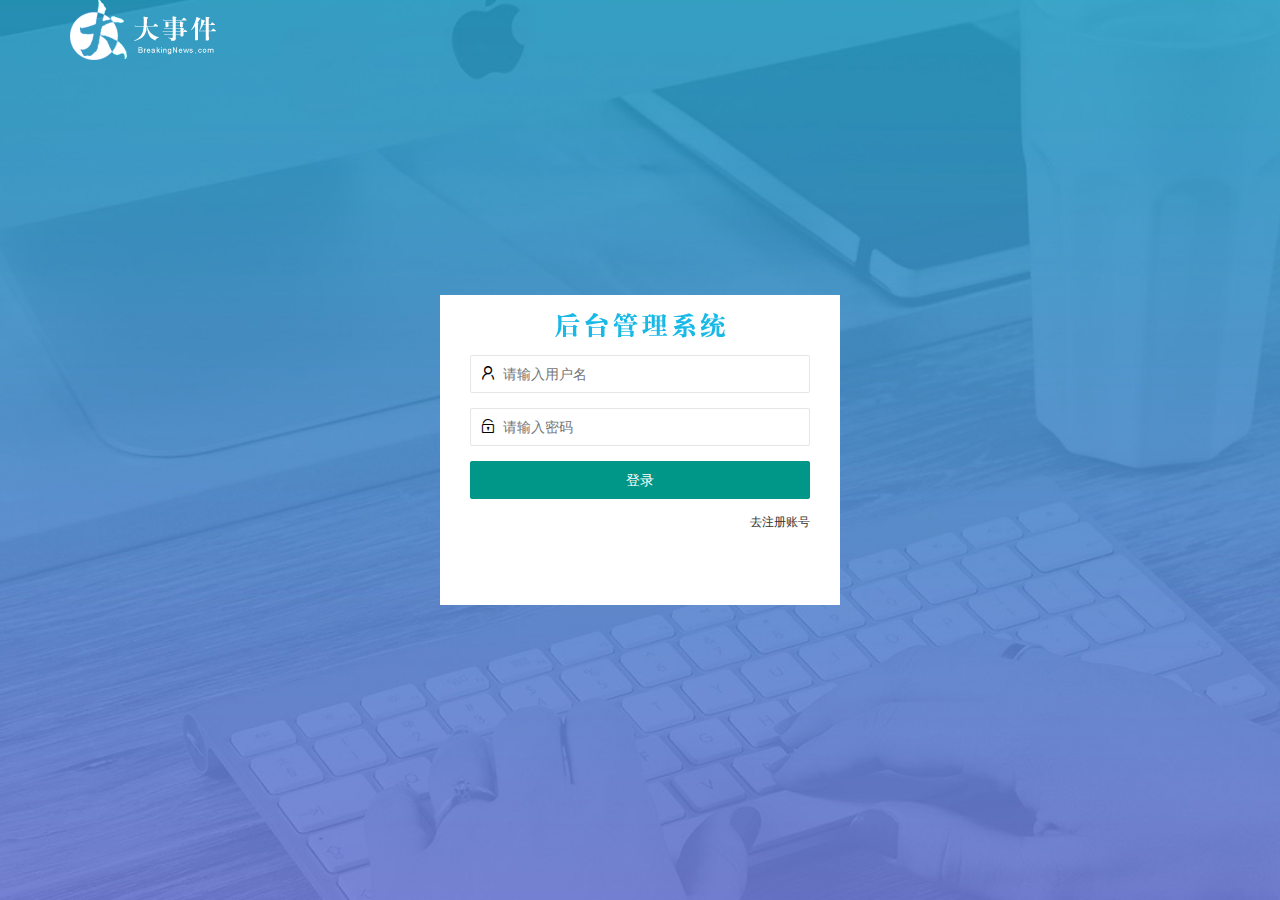
<file: login.html>
<!DOCTYPE html>
<html lang="en">
<head>
    <meta charset="UTF-8">
    <meta name="viewport" content="width=device-width, initial-scale=1.0">
    <title>大事件-登录/注册</title>
    <!-- 导入layui的样式 -->
    <link rel="stylesheet" href="/assets/lib/layui/css/layui.css">
      <!-- 导入自己的样式 -->
    <link rel="stylesheet" href="/assets/css/login.css">
  
</head>
<body>
    <div class="layui-main">
        <img src="/assets/images/logo.png" alt="/">
    </div>
    <div class="loginAndRegBox">
        <div class="title-box"></div>
        <div class="login_box">
            <form class="layui-form" id="form_login">
                <!-- 用户名 -->
                <div class="layui-form-item">
                    <i class="layui-icon layui-icon-username"></i>
                    <input type="text" name="username" required  lay-verify="required|username" 
                    placeholder="请输入用户名" autocomplete="off" class="layui-input">
                </div>
                <!-- 密码 -->
                <div class="layui-form-item">
                    <i class="layui-icon layui-icon-password"></i>
                    <input type="text" name="password" required  lay-verify="required|pwd" 
                    placeholder="请输入密码" autocomplete="off" class="layui-input">
                </div>
                <!-- 按钮 -->
                <div class="layui-form-item">
                    <button class="layui-btn layui-btn-fluid" lay-submit lay-filter="formDemo">登录</button>
                </div>
                <!-- 登录div -->
                <div class="layui-form-item links">
                    <a href="javascript:;" id="link_reg">去注册账号</a><!-- 防止跳转 -->
                </div>
            </form>
        </div>
        <!-- 注册div -->
        <div class="reg_box layui-form-item">
            <form class="layui-form" id="form_reg">
                <!-- 用户名 -->
                <div class="layui-form-item">
                    <i class="layui-icon layui-icon-username"></i>
                    <input type="text" name="username" required  lay-verify="required|username" 
                    placeholder="请输入用户名" autocomplete="off" class="layui-input">
                </div>
                <!-- 密码 -->
                <div class="layui-form-item">
                    <i class="layui-icon layui-icon-password"></i>
                    <input type="text" name="password" required  lay-verify="required|pwd" 
                    placeholder="请输入密码" autocomplete="off" class="layui-input">
                </div>
                 <!-- 确认密码 -->
                 <div class="layui-form-item">
                    <i class="layui-icon layui-icon-password"></i>
                    <input type="text" name="repassword" required  lay-verify="required|pwd|repwd" 
                    placeholder="再次确认密码" autocomplete="off" class="layui-input">
                </div>
                <!-- 注册按钮 -->
                <div class="layui-form-item">
                    <button class="layui-btn layui-btn-fluid" lay-submit lay-filter="formDemo">注册</button>
                </div>
                <!-- 登录div -->
                <div class="layui-form-item links">
                    <a href="javascript:;" id="link_login">去登录</a><!-- 防止跳转 -->
                </div>
            </form>
            
        </div>
    </div>
    <!-- 导入jquery -->
    <script src="/assets/lib/jquery.js"></script>
    <!-- 导入自己的封装的baseAPI.js -->
    <script src="/assets/js/baseAPI.js"></script>
    <!-- 导入layui的javascript -->
    <script src="/assets/lib/layui/layui.all.js"></script>
    <!-- 导入自己的javascript -->
    <script src="/assets/js/login.js"></script>
</body>
</html>
</file>
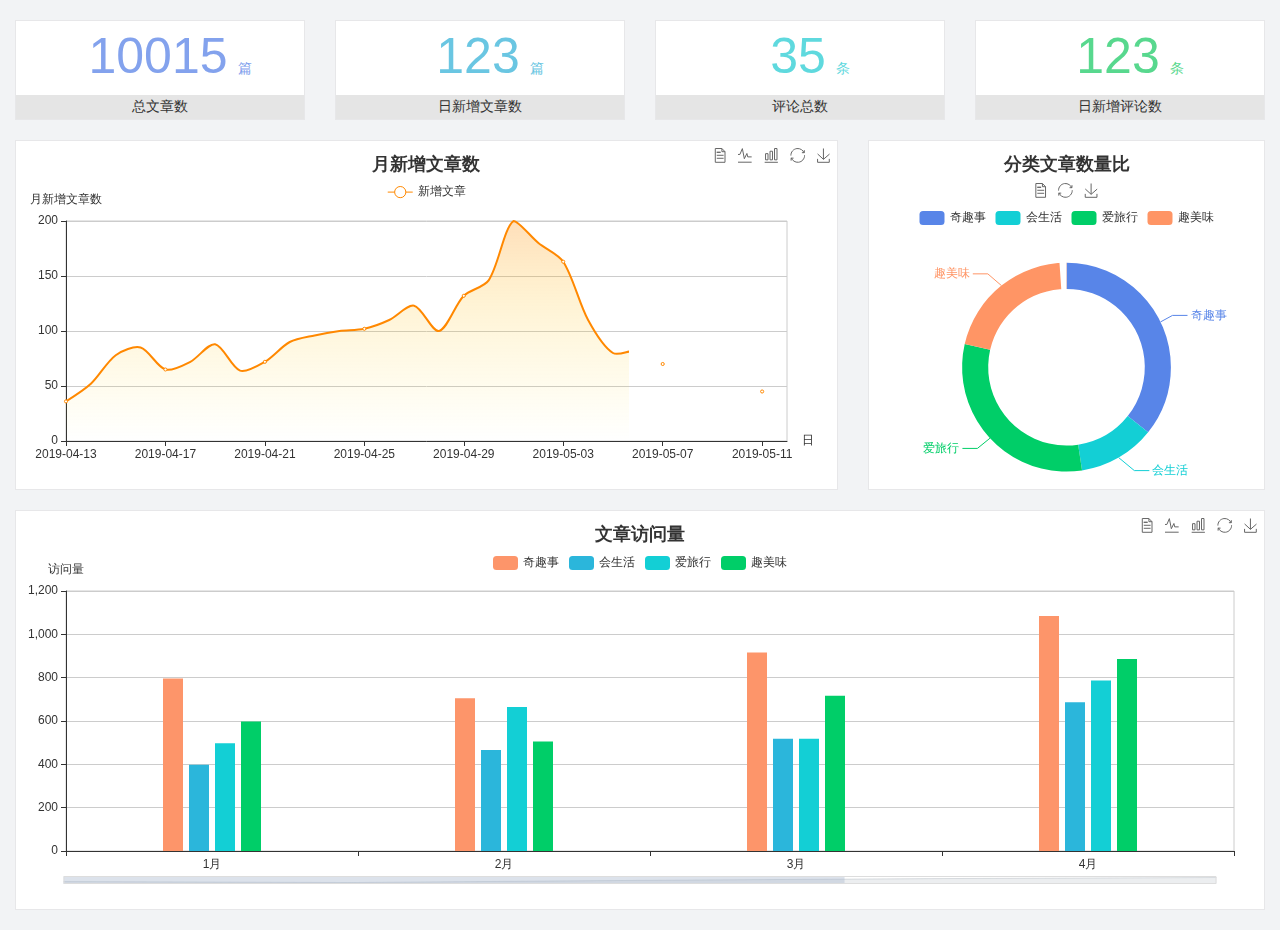
<file: home/dashboard.html>
<!DOCTYPE html>
<html lang="en">

<head>
  <meta charset="UTF-8">
  <meta name="viewport" content="width=device-width, initial-scale=1.0">
  <meta http-equiv="X-UA-Compatible" content="ie=edge">
  <title>图表统计</title>
  <link rel="stylesheet" href="../../assets/lib/bootstrap.css" />
  <link rel="stylesheet" href="../../assets/lib/main.css" />
  <script src="../../assets/lib/jquery.js"></script>
  <script type="text/javascript" src="../../assets/lib/echarts.min.js"></script>
</head>

<body>
  <div class="container-fluid">
    <div class="row spannel_list">
      <div class="col-sm-3 col-xs-6">
        <div class="spannel">
          <em>10015</em><span>篇</span>
          <b>总文章数</b>
        </div>
      </div>
      <div class="col-sm-3 col-xs-6">
        <div class="spannel scolor01">
          <em>123</em><span>篇</span>
          <b>日新增文章数</b>
        </div>
      </div>
      <div class="col-sm-3 col-xs-6">
        <div class="spannel scolor02">
          <em>35</em><span>条</span>
          <b>评论总数</b>
        </div>
      </div>
      <div class="col-sm-3 col-xs-6">
        <div class="spannel scolor03">
          <em>123</em><span>条</span>
          <b>日新增评论数</b>
        </div>
      </div>
    </div>
  </div>

  <div class="container-fluid">
    <div class="row curve-pie">
      <div class="col-lg-8 col-md-8">
        <div class="gragh_pannel" id="curve_show"></div>
      </div>
      <div class="col-lg-4 col-md-4">
        <div class="gragh_pannel" id="pie_show"></div>
      </div>
    </div>
  </div>

  <div class="container-fluid">
    <div class="column_pannel" id="column_show"></div>
  </div>

  <script>
    var oChart = echarts.init(document.getElementById('curve_show'));
    var aList_all = [
      { 'count': 36, 'date': '2019-04-13' },
      { 'count': 52, 'date': '2019-04-14' },
      { 'count': 78, 'date': '2019-04-15' },
      { 'count': 85, 'date': '2019-04-16' },
      { 'count': 65, 'date': '2019-04-17' },
      { 'count': 72, 'date': '2019-04-18' },
      { 'count': 88, 'date': '2019-04-19' },
      { 'count': 64, 'date': '2019-04-20' },
      { 'count': 72, 'date': '2019-04-21' },
      { 'count': 90, 'date': '2019-04-22' },
      { 'count': 96, 'date': '2019-04-23' },
      { 'count': 100, 'date': '2019-04-24' },
      { 'count': 102, 'date': '2019-04-25' },
      { 'count': 110, 'date': '2019-04-26' },
      { 'count': 123, 'date': '2019-04-27' },
      { 'count': 100, 'date': '2019-04-28' },
      { 'count': 132, 'date': '2019-04-29' },
      { 'count': 146, 'date': '2019-04-30' },
      { 'count': 200, 'date': '2019-05-01' },
      { 'count': 180, 'date': '2019-05-02' },
      { 'count': 163, 'date': '2019-05-03' },
      { 'count': 110, 'date': '2019-05-04' },
      { 'count': 80, 'date': '2019-05-05' },
      { 'count': 82, 'date': '2019-05-06' },
      { 'count': 70, 'date': '2019-05-07' },
      { 'count': 65, 'date': '2019-05-08' },
      { 'count': 54, 'date': '2019-05-09' },
      { 'count': 40, 'date': '2019-05-10' },
      { 'count': 45, 'date': '2019-05-11' },
      { 'count': 38, 'date': '2019-05-12' },
    ];

    let aCount = [];
    let aDate = [];

    for (var i = 0; i < aList_all.length; i++) {
      aCount.push(aList_all[i].count);
      aDate.push(aList_all[i].date);
    }

    var chartopt = {
      title: {
        text: '月新增文章数',
        left: 'center',
        top: '10'
      },
      tooltip: {
        trigger: 'axis'
      },
      legend: {
        data: ['新增文章'],
        top: '40'
      },
      toolbox: {
        show: true,
        feature: {
          mark: { show: true },
          dataView: { show: true, readOnly: false },
          magicType: { show: true, type: ['line', 'bar'] },
          restore: { show: true },
          saveAsImage: { show: true }
        }
      },
      calculable: true,
      xAxis: [
        {
          name: '日',
          type: 'category',
          boundaryGap: false,
          data: aDate
        }
      ],
      yAxis: [
        {
          name: '月新增文章数',
          type: 'value'
        }
      ],
      series: [
        {
          name: '新增文章',
          type: 'line',
          smooth: true,
          itemStyle: { normal: { areaStyle: { type: 'default' }, color: '#f80' }, lineStyle: { color: '#f80' } },
          data: aCount
        }],
      areaStyle: {
        normal: {
          color: new echarts.graphic.LinearGradient(0, 0, 0, 1, [{
            offset: 0,
            color: 'rgba(255,136,0,0.39)'
          }, {
            offset: .34,
            color: 'rgba(255,180,0,0.25)'
          }, {
            offset: 1,
            color: 'rgba(255,222,0,0.00)'
          }])

        }
      },
      grid: {
        show: true,
        x: 50,
        x2: 50,
        y: 80,
        height: 220
      }
    };

    oChart.setOption(chartopt);


    var oPie = echarts.init(document.getElementById('pie_show'));
    var oPieopt =
    {
      title: {
        top: 10,
        text: '分类文章数量比',
        x: 'center'
      },
      tooltip: {
        trigger: 'item',
        formatter: "{a} <br/>{b} : {c} ({d}%)"
      },
      color: ['#5885e8', '#13cfd5', '#00ce68', '#ff9565'],
      legend: {
        x: 'center',
        top: 65,
        data: ['奇趣事', '会生活', '爱旅行', '趣美味']
      },
      toolbox: {
        show: true,
        x: 'center',
        top: 35,
        feature: {
          mark: { show: true },
          dataView: { show: true, readOnly: false },
          magicType: {
            show: true,
            type: ['pie', 'funnel'],
            option: {
              funnel: {
                x: '25%',
                width: '50%',
                funnelAlign: 'left',
                max: 1548
              }
            }
          },
          restore: { show: true },
          saveAsImage: { show: true }
        }
      },
      calculable: true,
      series: [
        {
          name: '访问来源',
          type: 'pie',
          radius: ['45%', '60%'],
          center: ['50%', '65%'],
          data: [
            { value: 300, name: '奇趣事' },
            { value: 100, name: '会生活' },
            { value: 260, name: '爱旅行' },
            { value: 180, name: '趣美味' }
          ]
        }
      ]
    };
    oPie.setOption(oPieopt);



    var oColumn = this.echarts.init(document.getElementById('column_show'));
    var oColumnopt =
    {
      title: {
        text: '文章访问量',
        left: 'center',
        top: '10'
      },
      tooltip: {
        trigger: 'axis'
      },
      legend: {
        data: ['奇趣事', '会生活', '爱旅行', '趣美味'],
        top: '40'
      },
      toolbox: {
        show: true,
        feature: {
          mark: { show: true },
          dataView: { show: true, readOnly: false },
          magicType: { show: true, type: ['line', 'bar'] },
          restore: { show: true },
          saveAsImage: { show: true }
        }
      },
      calculable: true,
      xAxis: [
        {
          type: 'category',
          data: ['1月', '2月', '3月', '4月', '5月']
        }
      ],
      yAxis: [
        {
          name: '访问量',
          type: 'value'
        }
      ],
      series: [
        {
          name: '奇趣事',
          type: 'bar',
          barWidth: 20,
          itemStyle: {
            normal: { areaStyle: { type: 'default' }, color: '#fd956a' }
          },
          data: [800, 708, 920, 1090, 1200]
        },
        {
          name: '会生活',
          type: 'bar',
          barWidth: 20,
          itemStyle: {
            normal: { areaStyle: { type: 'default' }, color: '#2bb6db' }
          },
          data: [400, 468, 520, 690, 800]
        },
        {
          name: '爱旅行',
          type: 'bar',
          barWidth: 20,
          itemStyle: {
            normal: { areaStyle: { type: 'default' }, color: '#13cfd5' }
          },
          data: [500, 668, 520, 790, 900]
        },
        {
          name: '趣美味',
          type: 'bar',
          barWidth: 20,
          itemStyle: {
            normal: { areaStyle: { type: 'default' }, color: '#00ce68' }
          },
          data: [600, 508, 720, 890, 1000]
        }
      ],
      grid: {
        show: true,
        x: 50,
        x2: 30,
        y: 80,
        height: 260
      },
      dataZoom: [//给x轴设置滚动条
        {
          start: 0,//默认为0
          end: 100 - 1000 / 31,//默认为100
          type: 'slider',
          show: true,
          xAxisIndex: [0],
          handleSize: 0,//滑动条的 左右2个滑动条的大小
          height: 8,//组件高度
          left: 45, //左边的距离
          right: 50,//右边的距离
          bottom: 26,//右边的距离
          handleColor: '#ddd',//h滑动图标的颜色
          handleStyle: {
            borderColor: "#cacaca",
            borderWidth: "1",
            shadowBlur: 2,
            background: "#ddd",
            shadowColor: "#ddd",
          }
        }]
    };
    oColumn.setOption(oColumnopt);
  </script>
</body>

</html>
</file>
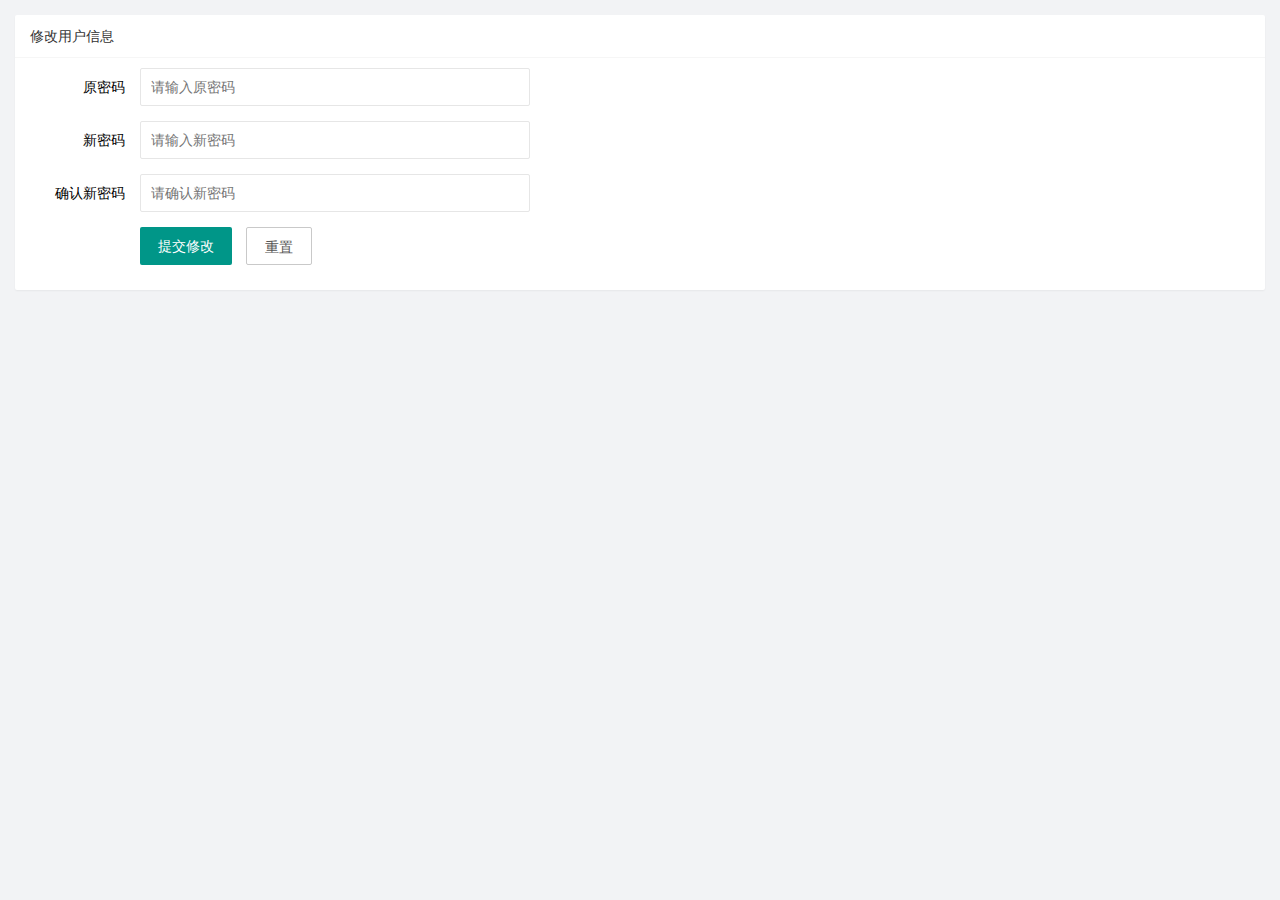
<file: user/user-pwd.html>
<!DOCTYPE html>
<html lang="en">
<head>
    <meta charset="UTF-8">
    <meta name="viewport" content="width=device-width, initial-scale=1.0">
    <title>Document</title>
    <link rel="stylesheet" href="/assets/lib/layui/css/layui.css">
    <link rel="stylesheet" href="/assets/css/user/user_pwd.css">
</head>
<body>
    <div class="layui-card">
        <div class="layui-card-header">修改用户信息</div>
        <div class="layui-card-body">
            <form class="layui-form" id="form" lay-filter="formUserInfo">
                <input type="hidden" name="id" value="">

                <div class="layui-form-item">
                    <label class="layui-form-label">原密码</label>
                    <div class="layui-input-block">
                        <input type="password" name="oldPwd" required lay-verify="required|pass" placeholder="请输入原密码" autocomplete="off" class="layui-input">                    </div>
                </div>
                <div class="layui-form-item">
                    <label class="layui-form-label">新密码</label>
                    <div class="layui-input-block">
                        <input type="password" name="newPwd" required  lay-verify="required|pass|samepwd" placeholder="请输入新密码" autocomplete="off" class="layui-input">
                    </div>
                </div>
                <div class="layui-form-item">
                    <label class="layui-form-label">确认新密码</label>
                    <div class="layui-input-block">
                        <input type="password" name="rePwd" required  lay-verify="required|pass|rePwd" placeholder="请确认新密码" autocomplete="off" class="layui-input">
                    </div>
                </div>
                <div class="layui-form-item">
                    <div class="layui-input-block">
                      <button class="layui-btn" lay-submit lay-filter="formDemo" id="btn">提交修改</button>
                      <button type="password" class="layui-btn layui-btn-primary" id="btnReset">重置</button>
                    </div>
                  </div>
            </form>
        </div>
    </div>
     <!-- 导入layui的javascript -->
   <script src="/assets/lib/layui/layui.all.js"></script>
   <!-- 导入jquery -->
   <script src="/assets/lib/jquery.js"></script>
   <!-- 导入自己的封装的baseAPI.js -->
   <script src="/assets/js/baseAPI.js"></script>
 
   <script src="/assets/js/user/user_pwd.js"></script>
</body>
</html>
</file>
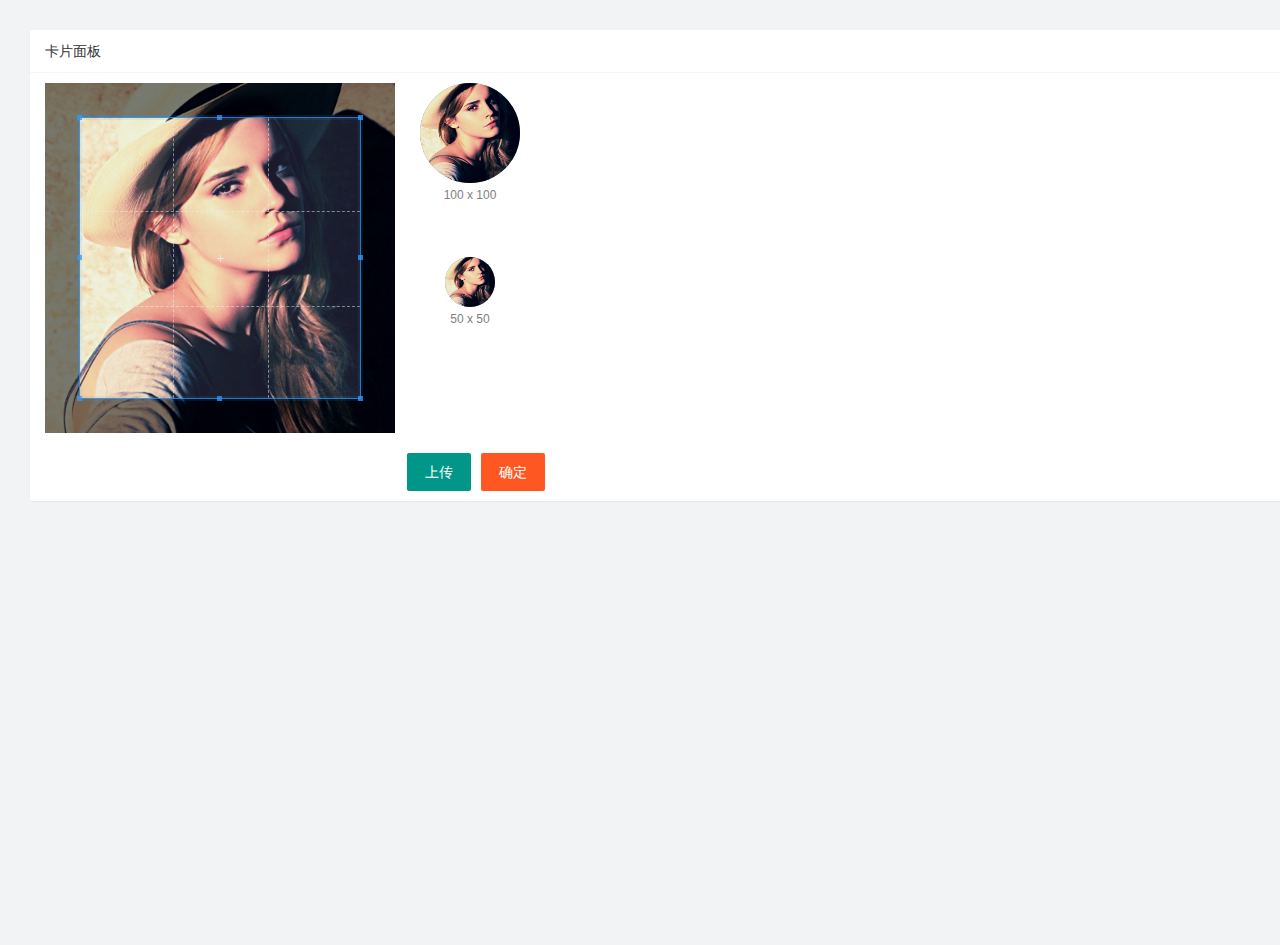
<file: user/user_avatar.html>
<!DOCTYPE html>
<html lang="en">
<head>
    <meta charset="UTF-8">
    <meta name="viewport" content="width=device-width, initial-scale=1.0">
    <title>Document</title>
    <link rel="stylesheet" href="/assets/lib/layui/css/layui.css">
    <link rel="stylesheet" href="/assets/css/user/user_avatar.css">
    <link rel="stylesheet" href="/assets/lib/cropper/cropper.css">
</head>
<body>
    <div class="layui-card">
        <div class="layui-card-header">卡片面板</div>
        <div class="layui-card-body">
           <!-- 第一行的图片裁剪和预览区域 -->
            <div class="row1">
                <!-- 图片裁剪区域 -->
                <div class="cropper-box">
                <!-- 这个 img 标签很重要，将来会把它初始化为裁剪区域 -->
                <img id="image" src="/assets/images/sample.jpg" />
                </div>
                <!-- 图片的预览区域 -->
                <div class="preview-box">
                <div>
                    <!-- 宽高为 100px 的预览区域 -->
                    <div class="img-preview w100"></div>
                    <p class="size">100 x 100</p>
                </div>
                <div>
                    <!-- 宽高为 50px 的预览区域 -->
                    <div class="img-preview w50"></div>
                    <p class="size">50 x 50</p>
                </div>
                </div>
            </div>
            
            <!-- 第二行的按钮区域 -->
            <div class="row2">
                <input type="file" id="file" accept="image/png,image/jpeg" />
                <button type="button" class="layui-btn" id="btnChooseImage">上传</button>
                <button type="button" class="layui-btn layui-btn-danger" id="btnUpload">确定</button>
            </div>
   
        </div>
      </div>
        <!-- 导入layui的javascript -->
   <script src="/assets/lib/layui/layui.all.js"></script>
   <!-- 导入jquery -->
   <script src="/assets/lib/jquery.js"></script>
   <script src="/assets/lib/cropper/Cropper.js"></script>
   <script src="/assets/lib/cropper/jquery-cropper.js"></script>
   <!-- 导入自己的封装的baseAPI.js -->
   <script src="/assets/js/baseAPI.js"></script>
 
   <script src="/assets/js/user/user_avatar.js"></script>
</body>
</html>
</file>
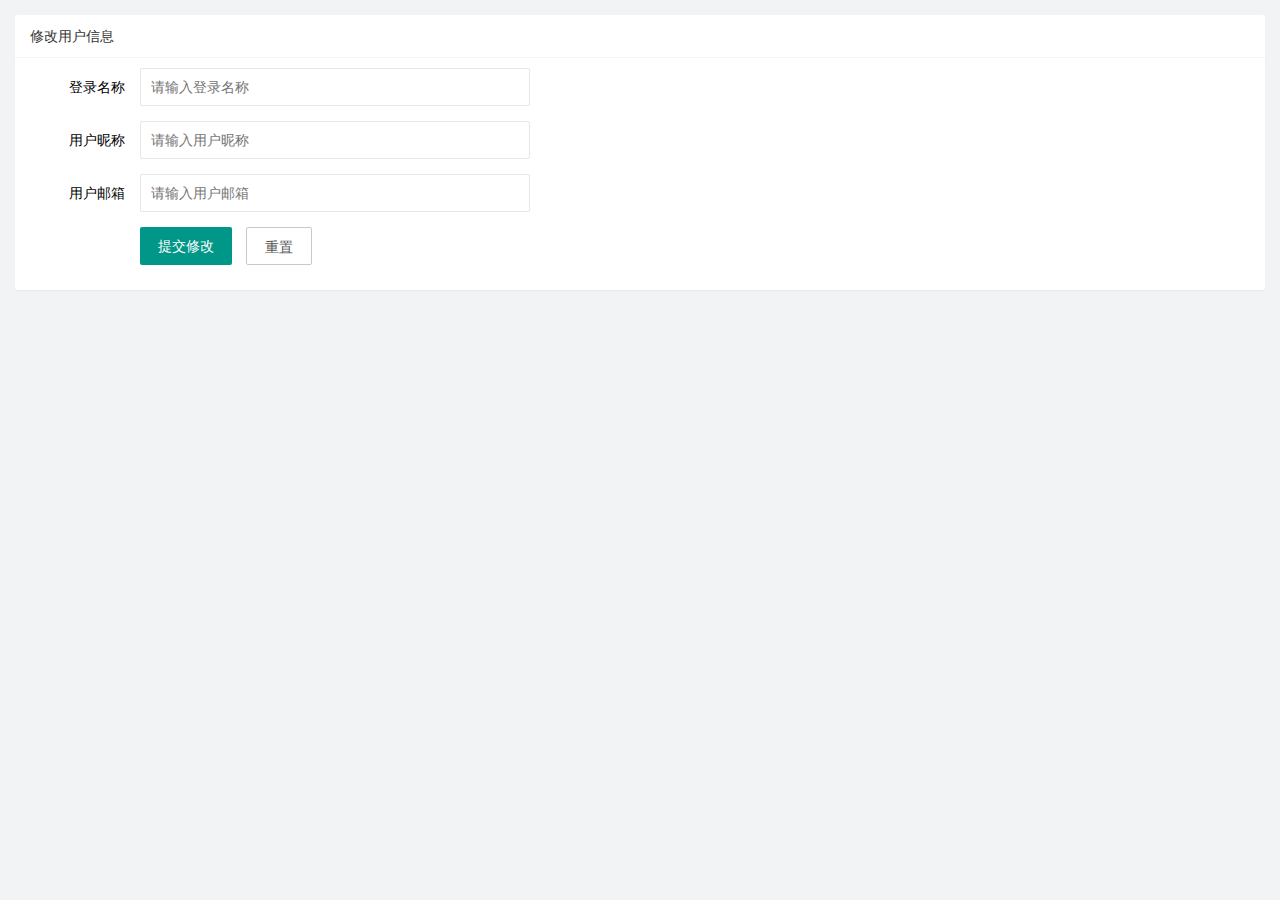
<file: user/user_info.html>
<!DOCTYPE html>
<html lang="en">
<head>
    <meta charset="UTF-8">
    <meta name="viewport" content="width=device-width, initial-scale=1.0">
    <title>Document</title>

    <link rel="stylesheet" href="/assets/lib/layui/css/layui.css">
    <link rel="stylesheet" href="/assets/css/user/user_info.css">
</head>
<body>
    <div class="layui-card">
        <div class="layui-card-header">修改用户信息</div>
        <div class="layui-card-body">
            <form class="layui-form"" id="form" lay-filter="formUserInfo">
                <input type="hidden" name="id" value="">

                <div class="layui-form-item">
                    <label class="layui-form-label">登录名称</label>
                    <div class="layui-input-block">
                        <input type="text" name="username" required lay-verify="required" placeholder="请输入登录名称" autocomplete="off" class="layui-input" readonly>
                    </div>
                </div>
                <div class="layui-form-item">
                    <label class="layui-form-label">用户昵称</label>
                    <div class="layui-input-block">
                        <input type="text" name="nickname" required  lay-verify="required|nickname" placeholder="请输入用户昵称" autocomplete="off" class="layui-input">
                    </div>
                </div>
                <div class="layui-form-item">
                    <label class="layui-form-label">用户邮箱</label>
                    <div class="layui-input-block">
                        <input type="text" name="email" required  lay-verify="required|email" placeholder="请输入用户邮箱" autocomplete="off" class="layui-input">
                    </div>
                </div>
                <div class="layui-form-item">
                    <div class="layui-input-block">
                      <button class="layui-btn" lay-submit lay-filter="formDemo" id="btn">提交修改</button>
                      <button type="reset" class="layui-btn layui-btn-primary" id="btnReset">重置</button>
                    </div>
                  </div>
            </form>
        </div>
    </div>
</div>
   <!-- 导入layui的javascript -->
   <script src="/assets/lib/layui/layui.all.js"></script>
   <!-- 导入jquery -->
   <script src="/assets/lib/jquery.js"></script>
   <!-- 导入自己的封装的baseAPI.js -->
   <script src="/assets/js/baseAPI.js"></script>
 
   <script src="/assets/js/user/user_info.js"></script>
</body>
</html>
</file>
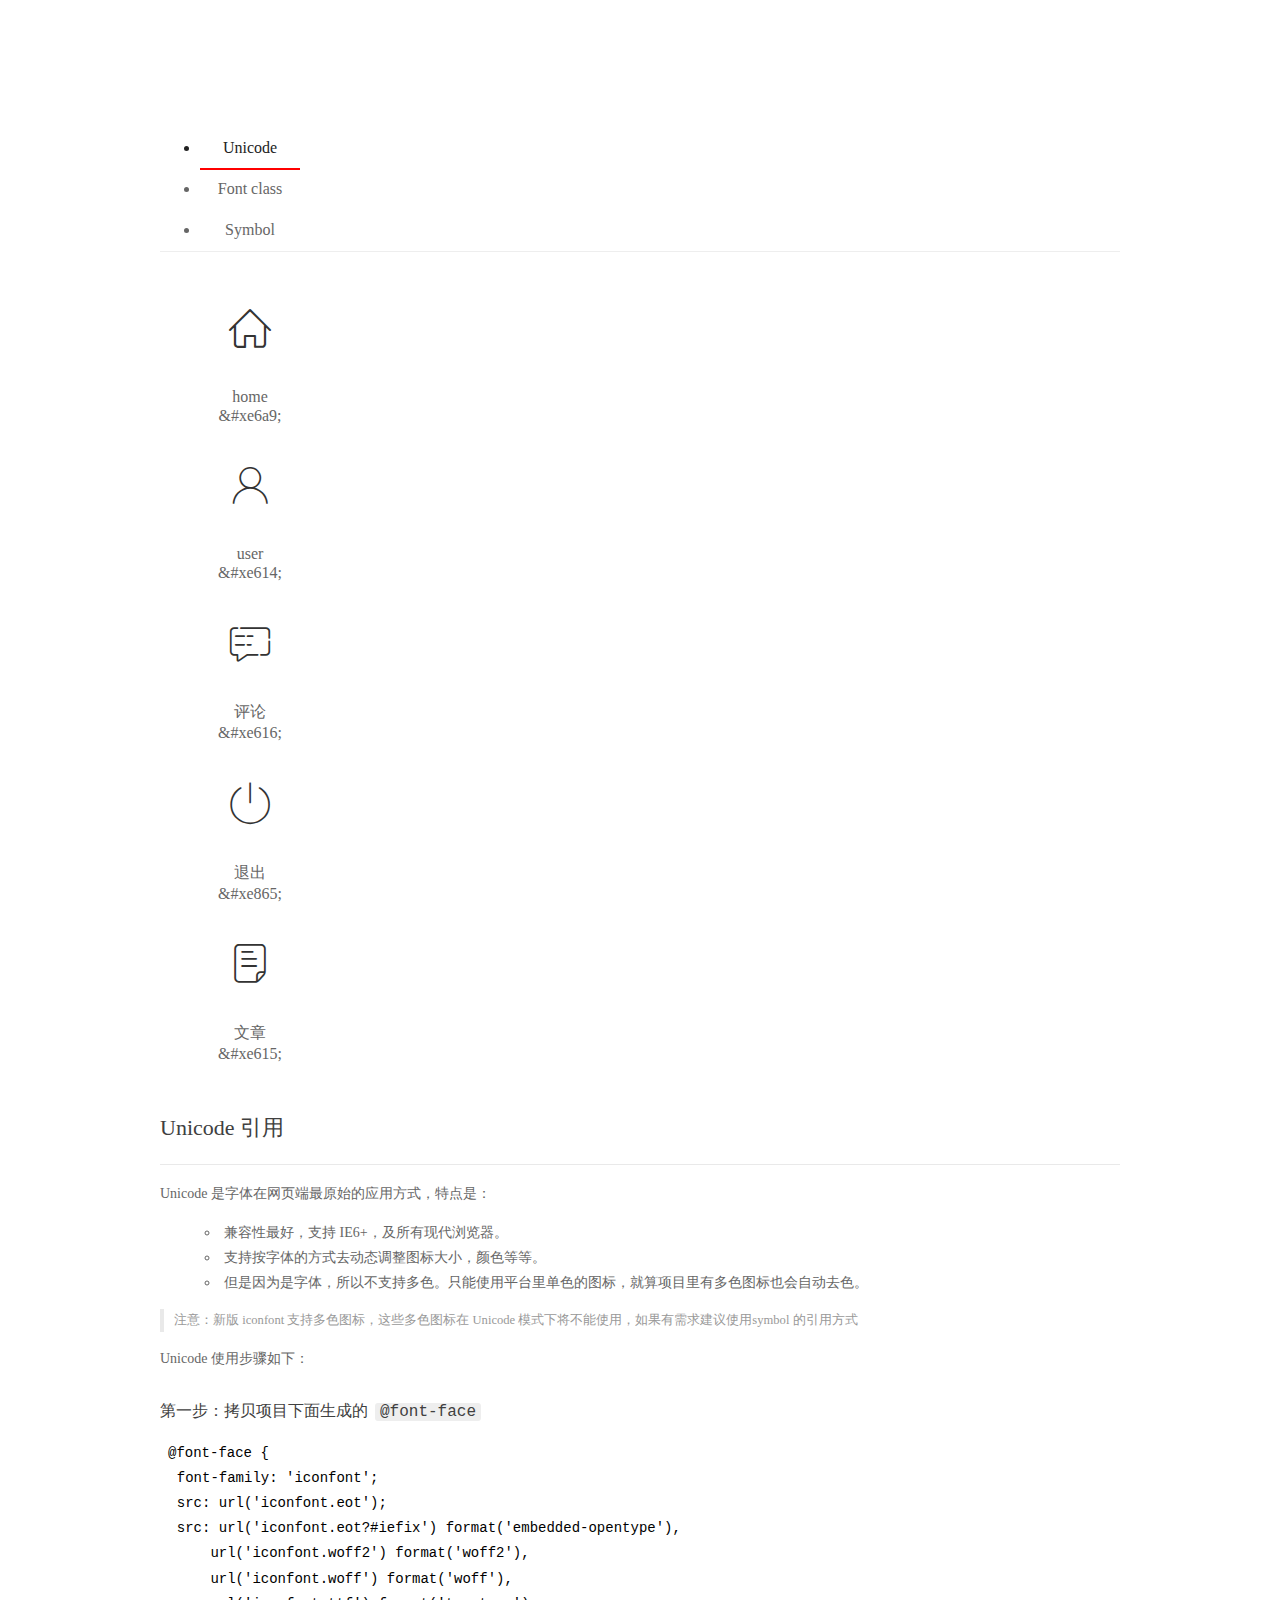
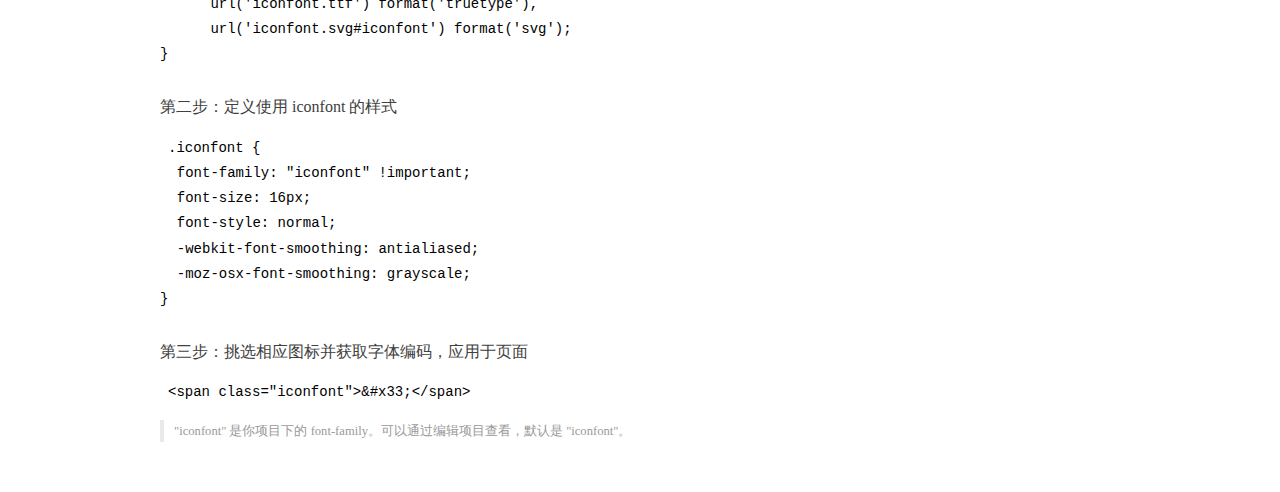
<file: assets/fonts/demo_index.html>
<!DOCTYPE html>
<html>
<head>
  <meta charset="utf-8"/>
  <title>IconFont Demo</title>
  <link rel="shortcut icon" href="https://gtms04.alicdn.com/tps/i4/TB1_oz6GVXXXXaFXpXXJDFnIXXX-64-64.ico" type="image/x-icon"/>
  <link rel="stylesheet" href="https://g.alicdn.com/thx/cube/1.3.2/cube.min.css">
  <link rel="stylesheet" href="demo.css">
  <link rel="stylesheet" href="iconfont.css">
  <script src="iconfont.js"></script>
  <!-- jQuery -->
  <script src="https://a1.alicdn.com/oss/uploads/2018/12/26/7bfddb60-08e8-11e9-9b04-53e73bb6408b.js"></script>
  <!-- 代码高亮 -->
  <script src="https://a1.alicdn.com/oss/uploads/2018/12/26/a3f714d0-08e6-11e9-8a15-ebf944d7534c.js"></script>
</head>
<body>
  <div class="main">
    <h1 class="logo"><a href="https://www.iconfont.cn/" title="iconfont 首页" target="_blank">&#xe86b;</a></h1>
    <div class="nav-tabs">
      <ul id="tabs" class="dib-box">
        <li class="dib active"><span>Unicode</span></li>
        <li class="dib"><span>Font class</span></li>
        <li class="dib"><span>Symbol</span></li>
      </ul>
      
    </div>
    <div class="tab-container">
      <div class="content unicode" style="display: block;">
          <ul class="icon_lists dib-box">
          
            <li class="dib">
              <span class="icon iconfont">&#xe6a9;</span>
                <div class="name">home</div>
                <div class="code-name">&amp;#xe6a9;</div>
              </li>
          
            <li class="dib">
              <span class="icon iconfont">&#xe614;</span>
                <div class="name">user</div>
                <div class="code-name">&amp;#xe614;</div>
              </li>
          
            <li class="dib">
              <span class="icon iconfont">&#xe616;</span>
                <div class="name">评论</div>
                <div class="code-name">&amp;#xe616;</div>
              </li>
          
            <li class="dib">
              <span class="icon iconfont">&#xe865;</span>
                <div class="name">退出</div>
                <div class="code-name">&amp;#xe865;</div>
              </li>
          
            <li class="dib">
              <span class="icon iconfont">&#xe615;</span>
                <div class="name">文章</div>
                <div class="code-name">&amp;#xe615;</div>
              </li>
          
          </ul>
          <div class="article markdown">
          <h2 id="unicode-">Unicode 引用</h2>
          <hr>

          <p>Unicode 是字体在网页端最原始的应用方式，特点是：</p>
          <ul>
            <li>兼容性最好，支持 IE6+，及所有现代浏览器。</li>
            <li>支持按字体的方式去动态调整图标大小，颜色等等。</li>
            <li>但是因为是字体，所以不支持多色。只能使用平台里单色的图标，就算项目里有多色图标也会自动去色。</li>
          </ul>
          <blockquote>
            <p>注意：新版 iconfont 支持多色图标，这些多色图标在 Unicode 模式下将不能使用，如果有需求建议使用symbol 的引用方式</p>
          </blockquote>
          <p>Unicode 使用步骤如下：</p>
          <h3 id="-font-face">第一步：拷贝项目下面生成的 <code>@font-face</code></h3>
<pre><code class="language-css"
>@font-face {
  font-family: 'iconfont';
  src: url('iconfont.eot');
  src: url('iconfont.eot?#iefix') format('embedded-opentype'),
      url('iconfont.woff2') format('woff2'),
      url('iconfont.woff') format('woff'),
      url('iconfont.ttf') format('truetype'),
      url('iconfont.svg#iconfont') format('svg');
}
</code></pre>
          <h3 id="-iconfont-">第二步：定义使用 iconfont 的样式</h3>
<pre><code class="language-css"
>.iconfont {
  font-family: "iconfont" !important;
  font-size: 16px;
  font-style: normal;
  -webkit-font-smoothing: antialiased;
  -moz-osx-font-smoothing: grayscale;
}
</code></pre>
          <h3 id="-">第三步：挑选相应图标并获取字体编码，应用于页面</h3>
<pre>
<code class="language-html"
>&lt;span class="iconfont"&gt;&amp;#x33;&lt;/span&gt;
</code></pre>
          <blockquote>
            <p>"iconfont" 是你项目下的 font-family。可以通过编辑项目查看，默认是 "iconfont"。</p>
          </blockquote>
          </div>
      </div>
      <div class="content font-class">
        <ul class="icon_lists dib-box">
          
          <li class="dib">
            <span class="icon iconfont icon-home"></span>
            <div class="name">
              home
            </div>
            <div class="code-name">.icon-home
            </div>
          </li>
          
          <li class="dib">
            <span class="icon iconfont icon-user"></span>
            <div class="name">
              user
            </div>
            <div class="code-name">.icon-user
            </div>
          </li>
          
          <li class="dib">
            <span class="icon iconfont icon-pinglun"></span>
            <div class="name">
              评论
            </div>
            <div class="code-name">.icon-pinglun
            </div>
          </li>
          
          <li class="dib">
            <span class="icon iconfont icon-tuichu"></span>
            <div class="name">
              退出
            </div>
            <div class="code-name">.icon-tuichu
            </div>
          </li>
          
          <li class="dib">
            <span class="icon iconfont icon-16"></span>
            <div class="name">
              文章
            </div>
            <div class="code-name">.icon-16
            </div>
          </li>
          
        </ul>
        <div class="article markdown">
        <h2 id="font-class-">font-class 引用</h2>
        <hr>

        <p>font-class 是 Unicode 使用方式的一种变种，主要是解决 Unicode 书写不直观，语意不明确的问题。</p>
        <p>与 Unicode 使用方式相比，具有如下特点：</p>
        <ul>
          <li>兼容性良好，支持 IE8+，及所有现代浏览器。</li>
          <li>相比于 Unicode 语意明确，书写更直观。可以很容易分辨这个 icon 是什么。</li>
          <li>因为使用 class 来定义图标，所以当要替换图标时，只需要修改 class 里面的 Unicode 引用。</li>
          <li>不过因为本质上还是使用的字体，所以多色图标还是不支持的。</li>
        </ul>
        <p>使用步骤如下：</p>
        <h3 id="-fontclass-">第一步：引入项目下面生成的 fontclass 代码：</h3>
<pre><code class="language-html">&lt;link rel="stylesheet" href="./iconfont.css"&gt;
</code></pre>
        <h3 id="-">第二步：挑选相应图标并获取类名，应用于页面：</h3>
<pre><code class="language-html">&lt;span class="iconfont icon-xxx"&gt;&lt;/span&gt;
</code></pre>
        <blockquote>
          <p>"
            iconfont" 是你项目下的 font-family。可以通过编辑项目查看，默认是 "iconfont"。</p>
        </blockquote>
      </div>
      </div>
      <div class="content symbol">
          <ul class="icon_lists dib-box">
          
            <li class="dib">
                <svg class="icon svg-icon" aria-hidden="true">
                  <use xlink:href="#icon-home"></use>
                </svg>
                <div class="name">home</div>
                <div class="code-name">#icon-home</div>
            </li>
          
            <li class="dib">
                <svg class="icon svg-icon" aria-hidden="true">
                  <use xlink:href="#icon-user"></use>
                </svg>
                <div class="name">user</div>
                <div class="code-name">#icon-user</div>
            </li>
          
            <li class="dib">
                <svg class="icon svg-icon" aria-hidden="true">
                  <use xlink:href="#icon-pinglun"></use>
                </svg>
                <div class="name">评论</div>
                <div class="code-name">#icon-pinglun</div>
            </li>
          
            <li class="dib">
                <svg class="icon svg-icon" aria-hidden="true">
                  <use xlink:href="#icon-tuichu"></use>
                </svg>
                <div class="name">退出</div>
                <div class="code-name">#icon-tuichu</div>
            </li>
          
            <li class="dib">
                <svg class="icon svg-icon" aria-hidden="true">
                  <use xlink:href="#icon-16"></use>
                </svg>
                <div class="name">文章</div>
                <div class="code-name">#icon-16</div>
            </li>
          
          </ul>
          <div class="article markdown">
          <h2 id="symbol-">Symbol 引用</h2>
          <hr>

          <p>这是一种全新的使用方式，应该说这才是未来的主流，也是平台目前推荐的用法。相关介绍可以参考这篇<a href="">文章</a>
            这种用法其实是做了一个 SVG 的集合，与另外两种相比具有如下特点：</p>
          <ul>
            <li>支持多色图标了，不再受单色限制。</li>
            <li>通过一些技巧，支持像字体那样，通过 <code>font-size</code>, <code>color</code> 来调整样式。</li>
            <li>兼容性较差，支持 IE9+，及现代浏览器。</li>
            <li>浏览器渲染 SVG 的性能一般，还不如 png。</li>
          </ul>
          <p>使用步骤如下：</p>
          <h3 id="-symbol-">第一步：引入项目下面生成的 symbol 代码：</h3>
<pre><code class="language-html">&lt;script src="./iconfont.js"&gt;&lt;/script&gt;
</code></pre>
          <h3 id="-css-">第二步：加入通用 CSS 代码（引入一次就行）：</h3>
<pre><code class="language-html">&lt;style&gt;
.icon {
  width: 1em;
  height: 1em;
  vertical-align: -0.15em;
  fill: currentColor;
  overflow: hidden;
}
&lt;/style&gt;
</code></pre>
          <h3 id="-">第三步：挑选相应图标并获取类名，应用于页面：</h3>
<pre><code class="language-html">&lt;svg class="icon" aria-hidden="true"&gt;
  &lt;use xlink:href="#icon-xxx"&gt;&lt;/use&gt;
&lt;/svg&gt;
</code></pre>
          </div>
      </div>

    </div>
  </div>
  <script>
  $(document).ready(function () {
      $('.tab-container .content:first').show()

      $('#tabs li').click(function (e) {
        var tabContent = $('.tab-container .content')
        var index = $(this).index()

        if ($(this).hasClass('active')) {
          return
        } else {
          $('#tabs li').removeClass('active')
          $(this).addClass('active')

          tabContent.hide().eq(index).fadeIn()
        }
      })
    })
  </script>
</body>
</html>
</file>
<file: assets/lib/layui/css/layui.css>
/** layui-v2.5.5 MIT License By https://www.layui.com */
 .layui-inline,img{display:inline-block;vertical-align:middle}h1,h2,h3,h4,h5,h6{font-weight:400}.layui-edge,.layui-header,.layui-inline,.layui-main{position:relative}.layui-body,.layui-edge,.layui-elip{overflow:hidden}.layui-btn,.layui-edge,.layui-inline,img{vertical-align:middle}.layui-btn,.layui-disabled,.layui-icon,.layui-unselect{-moz-user-select:none;-webkit-user-select:none;-ms-user-select:none}.layui-elip,.layui-form-checkbox span,.layui-form-pane .layui-form-label{text-overflow:ellipsis;white-space:nowrap}.layui-breadcrumb,.layui-tree-btnGroup{visibility:hidden}blockquote,body,button,dd,div,dl,dt,form,h1,h2,h3,h4,h5,h6,input,li,ol,p,pre,td,textarea,th,ul{margin:0;padding:0;-webkit-tap-highlight-color:rgba(0,0,0,0)}a:active,a:hover{outline:0}img{border:none}li{list-style:none}table{border-collapse:collapse;border-spacing:0}h4,h5,h6{font-size:100%}button,input,optgroup,option,select,textarea{font-family:inherit;font-size:inherit;font-style:inherit;font-weight:inherit;outline:0}pre{white-space:pre-wrap;white-space:-moz-pre-wrap;white-space:-pre-wrap;white-space:-o-pre-wrap;word-wrap:break-word}body{line-height:24px;font:14px Helvetica Neue,Helvetica,PingFang SC,Tahoma,Arial,sans-serif}hr{height:1px;margin:10px 0;border:0;clear:both}a{color:#333;text-decoration:none}a:hover{color:#777}a cite{font-style:normal;*cursor:pointer}.layui-border-box,.layui-border-box *{box-sizing:border-box}.layui-box,.layui-box *{box-sizing:content-box}.layui-clear{clear:both;*zoom:1}.layui-clear:after{content:'\20';clear:both;*zoom:1;display:block;height:0}.layui-inline{*display:inline;*zoom:1}.layui-edge{display:inline-block;width:0;height:0;border-width:6px;border-style:dashed;border-color:transparent}.layui-edge-top{top:-4px;border-bottom-color:#999;border-bottom-style:solid}.layui-edge-right{border-left-color:#999;border-left-style:solid}.layui-edge-bottom{top:2px;border-top-color:#999;border-top-style:solid}.layui-edge-left{border-right-color:#999;border-right-style:solid}.layui-disabled,.layui-disabled:hover{color:#d2d2d2!important;cursor:not-allowed!important}.layui-circle{border-radius:100%}.layui-show{display:block!important}.layui-hide{display:none!important}@font-face{font-family:layui-icon;src:url(../font/iconfont.eot?v=250);src:url(../font/iconfont.eot?v=250#iefix) format('embedded-opentype'),url(../font/iconfont.woff2?v=250) format('woff2'),url(../font/iconfont.woff?v=250) format('woff'),url(../font/iconfont.ttf?v=250) format('truetype'),url(../font/iconfont.svg?v=250#layui-icon) format('svg')}.layui-icon{font-family:layui-icon!important;font-size:16px;font-style:normal;-webkit-font-smoothing:antialiased;-moz-osx-font-smoothing:grayscale}.layui-icon-reply-fill:before{content:"\e611"}.layui-icon-set-fill:before{content:"\e614"}.layui-icon-menu-fill:before{content:"\e60f"}.layui-icon-search:before{content:"\e615"}.layui-icon-share:before{content:"\e641"}.layui-icon-set-sm:before{content:"\e620"}.layui-icon-engine:before{content:"\e628"}.layui-icon-close:before{content:"\1006"}.layui-icon-close-fill:before{content:"\1007"}.layui-icon-chart-screen:before{content:"\e629"}.layui-icon-star:before{content:"\e600"}.layui-icon-circle-dot:before{content:"\e617"}.layui-icon-chat:before{content:"\e606"}.layui-icon-release:before{content:"\e609"}.layui-icon-list:before{content:"\e60a"}.layui-icon-chart:before{content:"\e62c"}.layui-icon-ok-circle:before{content:"\1005"}.layui-icon-layim-theme:before{content:"\e61b"}.layui-icon-table:before{content:"\e62d"}.layui-icon-right:before{content:"\e602"}.layui-icon-left:before{content:"\e603"}.layui-icon-cart-simple:before{content:"\e698"}.layui-icon-face-cry:before{content:"\e69c"}.layui-icon-face-smile:before{content:"\e6af"}.layui-icon-survey:before{content:"\e6b2"}.layui-icon-tree:before{content:"\e62e"}.layui-icon-upload-circle:before{content:"\e62f"}.layui-icon-add-circle:before{content:"\e61f"}.layui-icon-download-circle:before{content:"\e601"}.layui-icon-templeate-1:before{content:"\e630"}.layui-icon-util:before{content:"\e631"}.layui-icon-face-surprised:before{content:"\e664"}.layui-icon-edit:before{content:"\e642"}.layui-icon-speaker:before{content:"\e645"}.layui-icon-down:before{content:"\e61a"}.layui-icon-file:before{content:"\e621"}.layui-icon-layouts:before{content:"\e632"}.layui-icon-rate-half:before{content:"\e6c9"}.layui-icon-add-circle-fine:before{content:"\e608"}.layui-icon-prev-circle:before{content:"\e633"}.layui-icon-read:before{content:"\e705"}.layui-icon-404:before{content:"\e61c"}.layui-icon-carousel:before{content:"\e634"}.layui-icon-help:before{content:"\e607"}.layui-icon-code-circle:before{content:"\e635"}.layui-icon-water:before{content:"\e636"}.layui-icon-username:before{content:"\e66f"}.layui-icon-find-fill:before{content:"\e670"}.layui-icon-about:before{content:"\e60b"}.layui-icon-location:before{content:"\e715"}.layui-icon-up:before{content:"\e619"}.layui-icon-pause:before{content:"\e651"}.layui-icon-date:before{content:"\e637"}.layui-icon-layim-uploadfile:before{content:"\e61d"}.layui-icon-delete:before{content:"\e640"}.layui-icon-play:before{content:"\e652"}.layui-icon-top:before{content:"\e604"}.layui-icon-friends:before{content:"\e612"}.layui-icon-refresh-3:before{content:"\e9aa"}.layui-icon-ok:before{content:"\e605"}.layui-icon-layer:before{content:"\e638"}.layui-icon-face-smile-fine:before{content:"\e60c"}.layui-icon-dollar:before{content:"\e659"}.layui-icon-group:before{content:"\e613"}.layui-icon-layim-download:before{content:"\e61e"}.layui-icon-picture-fine:before{content:"\e60d"}.layui-icon-link:before{content:"\e64c"}.layui-icon-diamond:before{content:"\e735"}.layui-icon-log:before{content:"\e60e"}.layui-icon-rate-solid:before{content:"\e67a"}.layui-icon-fonts-del:before{content:"\e64f"}.layui-icon-unlink:before{content:"\e64d"}.layui-icon-fonts-clear:before{content:"\e639"}.layui-icon-triangle-r:before{content:"\e623"}.layui-icon-circle:before{content:"\e63f"}.layui-icon-radio:before{content:"\e643"}.layui-icon-align-center:before{content:"\e647"}.layui-icon-align-right:before{content:"\e648"}.layui-icon-align-left:before{content:"\e649"}.layui-icon-loading-1:before{content:"\e63e"}.layui-icon-return:before{content:"\e65c"}.layui-icon-fonts-strong:before{content:"\e62b"}.layui-icon-upload:before{content:"\e67c"}.layui-icon-dialogue:before{content:"\e63a"}.layui-icon-video:before{content:"\e6ed"}.layui-icon-headset:before{content:"\e6fc"}.layui-icon-cellphone-fine:before{content:"\e63b"}.layui-icon-add-1:before{content:"\e654"}.layui-icon-face-smile-b:before{content:"\e650"}.layui-icon-fonts-html:before{content:"\e64b"}.layui-icon-form:before{content:"\e63c"}.layui-icon-cart:before{content:"\e657"}.layui-icon-camera-fill:before{content:"\e65d"}.layui-icon-tabs:before{content:"\e62a"}.layui-icon-fonts-code:before{content:"\e64e"}.layui-icon-fire:before{content:"\e756"}.layui-icon-set:before{content:"\e716"}.layui-icon-fonts-u:before{content:"\e646"}.layui-icon-triangle-d:before{content:"\e625"}.layui-icon-tips:before{content:"\e702"}.layui-icon-picture:before{content:"\e64a"}.layui-icon-more-vertical:before{content:"\e671"}.layui-icon-flag:before{content:"\e66c"}.layui-icon-loading:before{content:"\e63d"}.layui-icon-fonts-i:before{content:"\e644"}.layui-icon-refresh-1:before{content:"\e666"}.layui-icon-rmb:before{content:"\e65e"}.layui-icon-home:before{content:"\e68e"}.layui-icon-user:before{content:"\e770"}.layui-icon-notice:before{content:"\e667"}.layui-icon-login-weibo:before{content:"\e675"}.layui-icon-voice:before{content:"\e688"}.layui-icon-upload-drag:before{content:"\e681"}.layui-icon-login-qq:before{content:"\e676"}.layui-icon-snowflake:before{content:"\e6b1"}.layui-icon-file-b:before{content:"\e655"}.layui-icon-template:before{content:"\e663"}.layui-icon-auz:before{content:"\e672"}.layui-icon-console:before{content:"\e665"}.layui-icon-app:before{content:"\e653"}.layui-icon-prev:before{content:"\e65a"}.layui-icon-website:before{content:"\e7ae"}.layui-icon-next:before{content:"\e65b"}.layui-icon-component:before{content:"\e857"}.layui-icon-more:before{content:"\e65f"}.layui-icon-login-wechat:before{content:"\e677"}.layui-icon-shrink-right:before{content:"\e668"}.layui-icon-spread-left:before{content:"\e66b"}.layui-icon-camera:before{content:"\e660"}.layui-icon-note:before{content:"\e66e"}.layui-icon-refresh:before{content:"\e669"}.layui-icon-female:before{content:"\e661"}.layui-icon-male:before{content:"\e662"}.layui-icon-password:before{content:"\e673"}.layui-icon-senior:before{content:"\e674"}.layui-icon-theme:before{content:"\e66a"}.layui-icon-tread:before{content:"\e6c5"}.layui-icon-praise:before{content:"\e6c6"}.layui-icon-star-fill:before{content:"\e658"}.layui-icon-rate:before{content:"\e67b"}.layui-icon-template-1:before{content:"\e656"}.layui-icon-vercode:before{content:"\e679"}.layui-icon-cellphone:before{content:"\e678"}.layui-icon-screen-full:before{content:"\e622"}.layui-icon-screen-restore:before{content:"\e758"}.layui-icon-cols:before{content:"\e610"}.layui-icon-export:before{content:"\e67d"}.layui-icon-print:before{content:"\e66d"}.layui-icon-slider:before{content:"\e714"}.layui-icon-addition:before{content:"\e624"}.layui-icon-subtraction:before{content:"\e67e"}.layui-icon-service:before{content:"\e626"}.layui-icon-transfer:before{content:"\e691"}.layui-main{width:1140px;margin:0 auto}.layui-header{z-index:1000;height:60px}.layui-header a:hover{transition:all .5s;-webkit-transition:all .5s}.layui-side{position:fixed;left:0;top:0;bottom:0;z-index:999;width:200px;overflow-x:hidden}.layui-side-scroll{position:relative;width:220px;height:100%;overflow-x:hidden}.layui-body{position:absolute;left:200px;right:0;top:0;bottom:0;z-index:998;width:auto;overflow-y:auto;box-sizing:border-box}.layui-layout-body{overflow:hidden}.layui-layout-admin .layui-header{background-color:#23262E}.layui-layout-admin .layui-side{top:60px;width:200px;overflow-x:hidden}.layui-layout-admin .layui-body{position:fixed;top:60px;bottom:44px}.layui-layout-admin .layui-main{width:auto;margin:0 15px}.layui-layout-admin .layui-footer{position:fixed;left:200px;right:0;bottom:0;height:44px;line-height:44px;padding:0 15px;background-color:#eee}.layui-layout-admin .layui-logo{position:absolute;left:0;top:0;width:200px;height:100%;line-height:60px;text-align:center;color:#009688;font-size:16px}.layui-layout-admin .layui-header .layui-nav{background:0 0}.layui-layout-left{position:absolute!important;left:200px;top:0}.layui-layout-right{position:absolute!important;right:0;top:0}.layui-container{position:relative;margin:0 auto;padding:0 15px;box-sizing:border-box}.layui-fluid{position:relative;margin:0 auto;padding:0 15px}.layui-row:after,.layui-row:before{content:'';display:block;clear:both}.layui-col-lg1,.layui-col-lg10,.layui-col-lg11,.layui-col-lg12,.layui-col-lg2,.layui-col-lg3,.layui-col-lg4,.layui-col-lg5,.layui-col-lg6,.layui-col-lg7,.layui-col-lg8,.layui-col-lg9,.layui-col-md1,.layui-col-md10,.layui-col-md11,.layui-col-md12,.layui-col-md2,.layui-col-md3,.layui-col-md4,.layui-col-md5,.layui-col-md6,.layui-col-md7,.layui-col-md8,.layui-col-md9,.layui-col-sm1,.layui-col-sm10,.layui-col-sm11,.layui-col-sm12,.layui-col-sm2,.layui-col-sm3,.layui-col-sm4,.layui-col-sm5,.layui-col-sm6,.layui-col-sm7,.layui-col-sm8,.layui-col-sm9,.layui-col-xs1,.layui-col-xs10,.layui-col-xs11,.layui-col-xs12,.layui-col-xs2,.layui-col-xs3,.layui-col-xs4,.layui-col-xs5,.layui-col-xs6,.layui-col-xs7,.layui-col-xs8,.layui-col-xs9{position:relative;display:block;box-sizing:border-box}.layui-col-xs1,.layui-col-xs10,.layui-col-xs11,.layui-col-xs12,.layui-col-xs2,.layui-col-xs3,.layui-col-xs4,.layui-col-xs5,.layui-col-xs6,.layui-col-xs7,.layui-col-xs8,.layui-col-xs9{float:left}.layui-col-xs1{width:8.33333333%}.layui-col-xs2{width:16.66666667%}.layui-col-xs3{width:25%}.layui-col-xs4{width:33.33333333%}.layui-col-xs5{width:41.66666667%}.layui-col-xs6{width:50%}.layui-col-xs7{width:58.33333333%}.layui-col-xs8{width:66.66666667%}.layui-col-xs9{width:75%}.layui-col-xs10{width:83.33333333%}.layui-col-xs11{width:91.66666667%}.layui-col-xs12{width:100%}.layui-col-xs-offset1{margin-left:8.33333333%}.layui-col-xs-offset2{margin-left:16.66666667%}.layui-col-xs-offset3{margin-left:25%}.layui-col-xs-offset4{margin-left:33.33333333%}.layui-col-xs-offset5{margin-left:41.66666667%}.layui-col-xs-offset6{margin-left:50%}.layui-col-xs-offset7{margin-left:58.33333333%}.layui-col-xs-offset8{margin-left:66.66666667%}.layui-col-xs-offset9{margin-left:75%}.layui-col-xs-offset10{margin-left:83.33333333%}.layui-col-xs-offset11{margin-left:91.66666667%}.layui-col-xs-offset12{margin-left:100%}@media screen and (max-width:768px){.layui-hide-xs{display:none!important}.layui-show-xs-block{display:block!important}.layui-show-xs-inline{display:inline!important}.layui-show-xs-inline-block{display:inline-block!important}}@media screen and (min-width:768px){.layui-container{width:750px}.layui-hide-sm{display:none!important}.layui-show-sm-block{display:block!important}.layui-show-sm-inline{display:inline!important}.layui-show-sm-inline-block{display:inline-block!important}.layui-col-sm1,.layui-col-sm10,.layui-col-sm11,.layui-col-sm12,.layui-col-sm2,.layui-col-sm3,.layui-col-sm4,.layui-col-sm5,.layui-col-sm6,.layui-col-sm7,.layui-col-sm8,.layui-col-sm9{float:left}.layui-col-sm1{width:8.33333333%}.layui-col-sm2{width:16.66666667%}.layui-col-sm3{width:25%}.layui-col-sm4{width:33.33333333%}.layui-col-sm5{width:41.66666667%}.layui-col-sm6{width:50%}.layui-col-sm7{width:58.33333333%}.layui-col-sm8{width:66.66666667%}.layui-col-sm9{width:75%}.layui-col-sm10{width:83.33333333%}.layui-col-sm11{width:91.66666667%}.layui-col-sm12{width:100%}.layui-col-sm-offset1{margin-left:8.33333333%}.layui-col-sm-offset2{margin-left:16.66666667%}.layui-col-sm-offset3{margin-left:25%}.layui-col-sm-offset4{margin-left:33.33333333%}.layui-col-sm-offset5{margin-left:41.66666667%}.layui-col-sm-offset6{margin-left:50%}.layui-col-sm-offset7{margin-left:58.33333333%}.layui-col-sm-offset8{margin-left:66.66666667%}.layui-col-sm-offset9{margin-left:75%}.layui-col-sm-offset10{margin-left:83.33333333%}.layui-col-sm-offset11{margin-left:91.66666667%}.layui-col-sm-offset12{margin-left:100%}}@media screen and (min-width:992px){.layui-container{width:970px}.layui-hide-md{display:none!important}.layui-show-md-block{display:block!important}.layui-show-md-inline{display:inline!important}.layui-show-md-inline-block{display:inline-block!important}.layui-col-md1,.layui-col-md10,.layui-col-md11,.layui-col-md12,.layui-col-md2,.layui-col-md3,.layui-col-md4,.layui-col-md5,.layui-col-md6,.layui-col-md7,.layui-col-md8,.layui-col-md9{float:left}.layui-col-md1{width:8.33333333%}.layui-col-md2{width:16.66666667%}.layui-col-md3{width:25%}.layui-col-md4{width:33.33333333%}.layui-col-md5{width:41.66666667%}.layui-col-md6{width:50%}.layui-col-md7{width:58.33333333%}.layui-col-md8{width:66.66666667%}.layui-col-md9{width:75%}.layui-col-md10{width:83.33333333%}.layui-col-md11{width:91.66666667%}.layui-col-md12{width:100%}.layui-col-md-offset1{margin-left:8.33333333%}.layui-col-md-offset2{margin-left:16.66666667%}.layui-col-md-offset3{margin-left:25%}.layui-col-md-offset4{margin-left:33.33333333%}.layui-col-md-offset5{margin-left:41.66666667%}.layui-col-md-offset6{margin-left:50%}.layui-col-md-offset7{margin-left:58.33333333%}.layui-col-md-offset8{margin-left:66.66666667%}.layui-col-md-offset9{margin-left:75%}.layui-col-md-offset10{margin-left:83.33333333%}.layui-col-md-offset11{margin-left:91.66666667%}.layui-col-md-offset12{margin-left:100%}}@media screen and (min-width:1200px){.layui-container{width:1170px}.layui-hide-lg{display:none!important}.layui-show-lg-block{display:block!important}.layui-show-lg-inline{display:inline!important}.layui-show-lg-inline-block{display:inline-block!important}.layui-col-lg1,.layui-col-lg10,.layui-col-lg11,.layui-col-lg12,.layui-col-lg2,.layui-col-lg3,.layui-col-lg4,.layui-col-lg5,.layui-col-lg6,.layui-col-lg7,.layui-col-lg8,.layui-col-lg9{float:left}.layui-col-lg1{width:8.33333333%}.layui-col-lg2{width:16.66666667%}.layui-col-lg3{width:25%}.layui-col-lg4{width:33.33333333%}.layui-col-lg5{width:41.66666667%}.layui-col-lg6{width:50%}.layui-col-lg7{width:58.33333333%}.layui-col-lg8{width:66.66666667%}.layui-col-lg9{width:75%}.layui-col-lg10{width:83.33333333%}.layui-col-lg11{width:91.66666667%}.layui-col-lg12{width:100%}.layui-col-lg-offset1{margin-left:8.33333333%}.layui-col-lg-offset2{margin-left:16.66666667%}.layui-col-lg-offset3{margin-left:25%}.layui-col-lg-offset4{margin-left:33.33333333%}.layui-col-lg-offset5{margin-left:41.66666667%}.layui-col-lg-offset6{margin-left:50%}.layui-col-lg-offset7{margin-left:58.33333333%}.layui-col-lg-offset8{margin-left:66.66666667%}.layui-col-lg-offset9{margin-left:75%}.layui-col-lg-offset10{margin-left:83.33333333%}.layui-col-lg-offset11{margin-left:91.66666667%}.layui-col-lg-offset12{margin-left:100%}}.layui-col-space1{margin:-.5px}.layui-col-space1>*{padding:.5px}.layui-col-space3{margin:-1.5px}.layui-col-space3>*{padding:1.5px}.layui-col-space5{margin:-2.5px}.layui-col-space5>*{padding:2.5px}.layui-col-space8{margin:-3.5px}.layui-col-space8>*{padding:3.5px}.layui-col-space10{margin:-5px}.layui-col-space10>*{padding:5px}.layui-col-space12{margin:-6px}.layui-col-space12>*{padding:6px}.layui-col-space15{margin:-7.5px}.layui-col-space15>*{padding:7.5px}.layui-col-space18{margin:-9px}.layui-col-space18>*{padding:9px}.layui-col-space20{margin:-10px}.layui-col-space20>*{padding:10px}.layui-col-space22{margin:-11px}.layui-col-space22>*{padding:11px}.layui-col-space25{margin:-12.5px}.layui-col-space25>*{padding:12.5px}.layui-col-space30{margin:-15px}.layui-col-space30>*{padding:15px}.layui-btn,.layui-input,.layui-select,.layui-textarea,.layui-upload-button{outline:0;-webkit-appearance:none;transition:all .3s;-webkit-transition:all .3s;box-sizing:border-box}.layui-elem-quote{margin-bottom:10px;padding:15px;line-height:22px;border-left:5px solid #009688;border-radius:0 2px 2px 0;background-color:#f2f2f2}.layui-quote-nm{border-style:solid;border-width:1px 1px 1px 5px;background:0 0}.layui-elem-field{margin-bottom:10px;padding:0;border-width:1px;border-style:solid}.layui-elem-field legend{margin-left:20px;padding:0 10px;font-size:20px;font-weight:300}.layui-field-title{margin:10px 0 20px;border-width:1px 0 0}.layui-field-box{padding:10px 15px}.layui-field-title .layui-field-box{padding:10px 0}.layui-progress{position:relative;height:6px;border-radius:20px;background-color:#e2e2e2}.layui-progress-bar{position:absolute;left:0;top:0;width:0;max-width:100%;height:6px;border-radius:20px;text-align:right;background-color:#5FB878;transition:all .3s;-webkit-transition:all .3s}.layui-progress-big,.layui-progress-big .layui-progress-bar{height:18px;line-height:18px}.layui-progress-text{position:relative;top:-20px;line-height:18px;font-size:12px;color:#666}.layui-progress-big .layui-progress-text{position:static;padding:0 10px;color:#fff}.layui-collapse{border-width:1px;border-style:solid;border-radius:2px}.layui-colla-content,.layui-colla-item{border-top-width:1px;border-top-style:solid}.layui-colla-item:first-child{border-top:none}.layui-colla-title{position:relative;height:42px;line-height:42px;padding:0 15px 0 35px;color:#333;background-color:#f2f2f2;cursor:pointer;font-size:14px;overflow:hidden}.layui-colla-content{display:none;padding:10px 15px;line-height:22px;color:#666}.layui-colla-icon{position:absolute;left:15px;top:0;font-size:14px}.layui-card{margin-bottom:15px;border-radius:2px;background-color:#fff;box-shadow:0 1px 2px 0 rgba(0,0,0,.05)}.layui-card:last-child{margin-bottom:0}.layui-card-header{position:relative;height:42px;line-height:42px;padding:0 15px;border-bottom:1px solid #f6f6f6;color:#333;border-radius:2px 2px 0 0;font-size:14px}.layui-bg-black,.layui-bg-blue,.layui-bg-cyan,.layui-bg-green,.layui-bg-orange,.layui-bg-red{color:#fff!important}.layui-card-body{position:relative;padding:10px 15px;line-height:24px}.layui-card-body[pad15]{padding:15px}.layui-card-body[pad20]{padding:20px}.layui-card-body .layui-table{margin:5px 0}.layui-card .layui-tab{margin:0}.layui-panel-window{position:relative;padding:15px;border-radius:0;border-top:5px solid #E6E6E6;background-color:#fff}.layui-auxiliar-moving{position:fixed;left:0;right:0;top:0;bottom:0;width:100%;height:100%;background:0 0;z-index:9999999999}.layui-form-label,.layui-form-mid,.layui-form-select,.layui-input-block,.layui-input-inline,.layui-textarea{position:relative}.layui-bg-red{background-color:#FF5722!important}.layui-bg-orange{background-color:#FFB800!important}.layui-bg-green{background-color:#009688!important}.layui-bg-cyan{background-color:#2F4056!important}.layui-bg-blue{background-color:#1E9FFF!important}.layui-bg-black{background-color:#393D49!important}.layui-bg-gray{background-color:#eee!important;color:#666!important}.layui-badge-rim,.layui-colla-content,.layui-colla-item,.layui-collapse,.layui-elem-field,.layui-form-pane .layui-form-item[pane],.layui-form-pane .layui-form-label,.layui-input,.layui-layedit,.layui-layedit-tool,.layui-quote-nm,.layui-select,.layui-tab-bar,.layui-tab-card,.layui-tab-title,.layui-tab-title .layui-this:after,.layui-textarea{border-color:#e6e6e6}.layui-timeline-item:before,hr{background-color:#e6e6e6}.layui-text{line-height:22px;font-size:14px;color:#666}.layui-text h1,.layui-text h2,.layui-text h3{font-weight:500;color:#333}.layui-text h1{font-size:30px}.layui-text h2{font-size:24px}.layui-text h3{font-size:18px}.layui-text a:not(.layui-btn){color:#01AAED}.layui-text a:not(.layui-btn):hover{text-decoration:underline}.layui-text ul{padding:5px 0 5px 15px}.layui-text ul li{margin-top:5px;list-style-type:disc}.layui-text em,.layui-word-aux{color:#999!important;padding:0 5px!important}.layui-btn{display:inline-block;height:38px;line-height:38px;padding:0 18px;background-color:#009688;color:#fff;white-space:nowrap;text-align:center;font-size:14px;border:none;border-radius:2px;cursor:pointer}.layui-btn:hover{opacity:.8;filter:alpha(opacity=80);color:#fff}.layui-btn:active{opacity:1;filter:alpha(opacity=100)}.layui-btn+.layui-btn{margin-left:10px}.layui-btn-container{font-size:0}.layui-btn-container .layui-btn{margin-right:10px;margin-bottom:10px}.layui-btn-container .layui-btn+.layui-btn{margin-left:0}.layui-table .layui-btn-container .layui-btn{margin-bottom:9px}.layui-btn-radius{border-radius:100px}.layui-btn .layui-icon{margin-right:3px;font-size:18px;vertical-align:bottom;vertical-align:middle\9}.layui-btn-primary{border:1px solid #C9C9C9;background-color:#fff;color:#555}.layui-btn-primary:hover{border-color:#009688;color:#333}.layui-btn-normal{background-color:#1E9FFF}.layui-btn-warm{background-color:#FFB800}.layui-btn-danger{background-color:#FF5722}.layui-btn-checked{background-color:#5FB878}.layui-btn-disabled,.layui-btn-disabled:active,.layui-btn-disabled:hover{border:1px solid #e6e6e6;background-color:#FBFBFB;color:#C9C9C9;cursor:not-allowed;opacity:1}.layui-btn-lg{height:44px;line-height:44px;padding:0 25px;font-size:16px}.layui-btn-sm{height:30px;line-height:30px;padding:0 10px;font-size:12px}.layui-btn-sm i{font-size:16px!important}.layui-btn-xs{height:22px;line-height:22px;padding:0 5px;font-size:12px}.layui-btn-xs i{font-size:14px!important}.layui-btn-group{display:inline-block;vertical-align:middle;font-size:0}.layui-btn-group .layui-btn{margin-left:0!important;margin-right:0!important;border-left:1px solid rgba(255,255,255,.5);border-radius:0}.layui-btn-group .layui-btn-primary{border-left:none}.layui-btn-group .layui-btn-primary:hover{border-color:#C9C9C9;color:#009688}.layui-btn-group .layui-btn:first-child{border-left:none;border-radius:2px 0 0 2px}.layui-btn-group .layui-btn-primary:first-child{border-left:1px solid #c9c9c9}.layui-btn-group .layui-btn:last-child{border-radius:0 2px 2px 0}.layui-btn-group .layui-btn+.layui-btn{margin-left:0}.layui-btn-group+.layui-btn-group{margin-left:10px}.layui-btn-fluid{width:100%}.layui-input,.layui-select,.layui-textarea{height:38px;line-height:1.3;line-height:38px\9;border-width:1px;border-style:solid;background-color:#fff;border-radius:2px}.layui-input::-webkit-input-placeholder,.layui-select::-webkit-input-placeholder,.layui-textarea::-webkit-input-placeholder{line-height:1.3}.layui-input,.layui-textarea{display:block;width:100%;padding-left:10px}.layui-input:hover,.layui-textarea:hover{border-color:#D2D2D2!important}.layui-input:focus,.layui-textarea:focus{border-color:#C9C9C9!important}.layui-textarea{min-height:100px;height:auto;line-height:20px;padding:6px 10px;resize:vertical}.layui-select{padding:0 10px}.layui-form input[type=checkbox],.layui-form input[type=radio],.layui-form select{display:none}.layui-form [lay-ignore]{display:initial}.layui-form-item{margin-bottom:15px;clear:both;*zoom:1}.layui-form-item:after{content:'\20';clear:both;*zoom:1;display:block;height:0}.layui-form-label{float:left;display:block;padding:9px 15px;width:80px;font-weight:400;line-height:20px;text-align:right}.layui-form-label-col{display:block;float:none;padding:9px 0;line-height:20px;text-align:left}.layui-form-item .layui-inline{margin-bottom:5px;margin-right:10px}.layui-input-block{margin-left:110px;min-height:36px}.layui-input-inline{display:inline-block;vertical-align:middle}.layui-form-item .layui-input-inline{float:left;width:190px;margin-right:10px}.layui-form-text .layui-input-inline{width:auto}.layui-form-mid{float:left;display:block;padding:9px 0!important;line-height:20px;margin-right:10px}.layui-form-danger+.layui-form-select .layui-input,.layui-form-danger:focus{border-color:#FF5722!important}.layui-form-select .layui-input{padding-right:30px;cursor:pointer}.layui-form-select .layui-edge{position:absolute;right:10px;top:50%;margin-top:-3px;cursor:pointer;border-width:6px;border-top-color:#c2c2c2;border-top-style:solid;transition:all .3s;-webkit-transition:all .3s}.layui-form-select dl{display:none;position:absolute;left:0;top:42px;padding:5px 0;z-index:899;min-width:100%;border:1px solid #d2d2d2;max-height:300px;overflow-y:auto;background-color:#fff;border-radius:2px;box-shadow:0 2px 4px rgba(0,0,0,.12);box-sizing:border-box}.layui-form-select dl dd,.layui-form-select dl dt{padding:0 10px;line-height:36px;white-space:nowrap;overflow:hidden;text-overflow:ellipsis}.layui-form-select dl dt{font-size:12px;color:#999}.layui-form-select dl dd{cursor:pointer}.layui-form-select dl dd:hover{background-color:#f2f2f2;-webkit-transition:.5s all;transition:.5s all}.layui-form-select .layui-select-group dd{padding-left:20px}.layui-form-select dl dd.layui-select-tips{padding-left:10px!important;color:#999}.layui-form-select dl dd.layui-this{background-color:#5FB878;color:#fff}.layui-form-checkbox,.layui-form-select dl dd.layui-disabled{background-color:#fff}.layui-form-selected dl{display:block}.layui-form-checkbox,.layui-form-checkbox *,.layui-form-switch{display:inline-block;vertical-align:middle}.layui-form-selected .layui-edge{margin-top:-9px;-webkit-transform:rotate(180deg);transform:rotate(180deg);margin-top:-3px\9}:root .layui-form-selected .layui-edge{margin-top:-9px\0/IE9}.layui-form-selectup dl{top:auto;bottom:42px}.layui-select-none{margin:5px 0;text-align:center;color:#999}.layui-select-disabled .layui-disabled{border-color:#eee!important}.layui-select-disabled .layui-edge{border-top-color:#d2d2d2}.layui-form-checkbox{position:relative;height:30px;line-height:30px;margin-right:10px;padding-right:30px;cursor:pointer;font-size:0;-webkit-transition:.1s linear;transition:.1s linear;box-sizing:border-box}.layui-form-checkbox span{padding:0 10px;height:100%;font-size:14px;border-radius:2px 0 0 2px;background-color:#d2d2d2;color:#fff;overflow:hidden}.layui-form-checkbox:hover span{background-color:#c2c2c2}.layui-form-checkbox i{position:absolute;right:0;top:0;width:30px;height:28px;border:1px solid #d2d2d2;border-left:none;border-radius:0 2px 2px 0;color:#fff;font-size:20px;text-align:center}.layui-form-checkbox:hover i{border-color:#c2c2c2;color:#c2c2c2}.layui-form-checked,.layui-form-checked:hover{border-color:#5FB878}.layui-form-checked span,.layui-form-checked:hover span{background-color:#5FB878}.layui-form-checked i,.layui-form-checked:hover i{color:#5FB878}.layui-form-item .layui-form-checkbox{margin-top:4px}.layui-form-checkbox[lay-skin=primary]{height:auto!important;line-height:normal!important;min-width:18px;min-height:18px;border:none!important;margin-right:0;padding-left:28px;padding-right:0;background:0 0}.layui-form-checkbox[lay-skin=primary] span{padding-left:0;padding-right:15px;line-height:18px;background:0 0;color:#666}.layui-form-checkbox[lay-skin=primary] i{right:auto;left:0;width:16px;height:16px;line-height:16px;border:1px solid #d2d2d2;font-size:12px;border-radius:2px;background-color:#fff;-webkit-transition:.1s linear;transition:.1s linear}.layui-form-checkbox[lay-skin=primary]:hover i{border-color:#5FB878;color:#fff}.layui-form-checked[lay-skin=primary] i{border-color:#5FB878!important;background-color:#5FB878;color:#fff}.layui-checkbox-disbaled[lay-skin=primary] span{background:0 0!important;color:#c2c2c2}.layui-checkbox-disbaled[lay-skin=primary]:hover i{border-color:#d2d2d2}.layui-form-item .layui-form-checkbox[lay-skin=primary]{margin-top:10px}.layui-form-switch{position:relative;height:22px;line-height:22px;min-width:35px;padding:0 5px;margin-top:8px;border:1px solid #d2d2d2;border-radius:20px;cursor:pointer;background-color:#fff;-webkit-transition:.1s linear;transition:.1s linear}.layui-form-switch i{position:absolute;left:5px;top:3px;width:16px;height:16px;border-radius:20px;background-color:#d2d2d2;-webkit-transition:.1s linear;transition:.1s linear}.layui-form-switch em{position:relative;top:0;width:25px;margin-left:21px;padding:0!important;text-align:center!important;color:#999!important;font-style:normal!important;font-size:12px}.layui-form-onswitch{border-color:#5FB878;background-color:#5FB878}.layui-checkbox-disbaled,.layui-checkbox-disbaled i{border-color:#e2e2e2!important}.layui-form-onswitch i{left:100%;margin-left:-21px;background-color:#fff}.layui-form-onswitch em{margin-left:5px;margin-right:21px;color:#fff!important}.layui-checkbox-disbaled span{background-color:#e2e2e2!important}.layui-checkbox-disbaled:hover i{color:#fff!important}[lay-radio]{display:none}.layui-form-radio,.layui-form-radio *{display:inline-block;vertical-align:middle}.layui-form-radio{line-height:28px;margin:6px 10px 0 0;padding-right:10px;cursor:pointer;font-size:0}.layui-form-radio *{font-size:14px}.layui-form-radio>i{margin-right:8px;font-size:22px;color:#c2c2c2}.layui-form-radio>i:hover,.layui-form-radioed>i{color:#5FB878}.layui-radio-disbaled>i{color:#e2e2e2!important}.layui-form-pane .layui-form-label{width:110px;padding:8px 15px;height:38px;line-height:20px;border-width:1px;border-style:solid;border-radius:2px 0 0 2px;text-align:center;background-color:#FBFBFB;overflow:hidden;box-sizing:border-box}.layui-form-pane .layui-input-inline{margin-left:-1px}.layui-form-pane .layui-input-block{margin-left:110px;left:-1px}.layui-form-pane .layui-input{border-radius:0 2px 2px 0}.layui-form-pane .layui-form-text .layui-form-label{float:none;width:100%;border-radius:2px;box-sizing:border-box;text-align:left}.layui-form-pane .layui-form-text .layui-input-inline{display:block;margin:0;top:-1px;clear:both}.layui-form-pane .layui-form-text .layui-input-block{margin:0;left:0;top:-1px}.layui-form-pane .layui-form-text .layui-textarea{min-height:100px;border-radius:0 0 2px 2px}.layui-form-pane .layui-form-checkbox{margin:4px 0 4px 10px}.layui-form-pane .layui-form-radio,.layui-form-pane .layui-form-switch{margin-top:6px;margin-left:10px}.layui-form-pane .layui-form-item[pane]{position:relative;border-width:1px;border-style:solid}.layui-form-pane .layui-form-item[pane] .layui-form-label{position:absolute;left:0;top:0;height:100%;border-width:0 1px 0 0}.layui-form-pane .layui-form-item[pane] .layui-input-inline{margin-left:110px}@media screen and (max-width:450px){.layui-form-item .layui-form-label{text-overflow:ellipsis;overflow:hidden;white-space:nowrap}.layui-form-item .layui-inline{display:block;margin-right:0;margin-bottom:20px;clear:both}.layui-form-item .layui-inline:after{content:'\20';clear:both;display:block;height:0}.layui-form-item .layui-input-inline{display:block;float:none;left:-3px;width:auto;margin:0 0 10px 112px}.layui-form-item .layui-input-inline+.layui-form-mid{margin-left:110px;top:-5px;padding:0}.layui-form-item .layui-form-checkbox{margin-right:5px;margin-bottom:5px}}.layui-layedit{border-width:1px;border-style:solid;border-radius:2px}.layui-layedit-tool{padding:3px 5px;border-bottom-width:1px;border-bottom-style:solid;font-size:0}.layedit-tool-fixed{position:fixed;top:0;border-top:1px solid #e2e2e2}.layui-layedit-tool .layedit-tool-mid,.layui-layedit-tool .layui-icon{display:inline-block;vertical-align:middle;text-align:center;font-size:14px}.layui-layedit-tool .layui-icon{position:relative;width:32px;height:30px;line-height:30px;margin:3px 5px;color:#777;cursor:pointer;border-radius:2px}.layui-layedit-tool .layui-icon:hover{color:#393D49}.layui-layedit-tool .layui-icon:active{color:#000}.layui-layedit-tool .layedit-tool-active{background-color:#e2e2e2;color:#000}.layui-layedit-tool .layui-disabled,.layui-layedit-tool .layui-disabled:hover{color:#d2d2d2;cursor:not-allowed}.layui-layedit-tool .layedit-tool-mid{width:1px;height:18px;margin:0 10px;background-color:#d2d2d2}.layedit-tool-html{width:50px!important;font-size:30px!important}.layedit-tool-b,.layedit-tool-code,.layedit-tool-help{font-size:16px!important}.layedit-tool-d,.layedit-tool-face,.layedit-tool-image,.layedit-tool-unlink{font-size:18px!important}.layedit-tool-image input{position:absolute;font-size:0;left:0;top:0;width:100%;height:100%;opacity:.01;filter:Alpha(opacity=1);cursor:pointer}.layui-layedit-iframe iframe{display:block;width:100%}#LAY_layedit_code{overflow:hidden}.layui-laypage{display:inline-block;*display:inline;*zoom:1;vertical-align:middle;margin:10px 0;font-size:0}.layui-laypage>a:first-child,.layui-laypage>a:first-child em{border-radius:2px 0 0 2px}.layui-laypage>a:last-child,.layui-laypage>a:last-child em{border-radius:0 2px 2px 0}.layui-laypage>:first-child{margin-left:0!important}.layui-laypage>:last-child{margin-right:0!important}.layui-laypage a,.layui-laypage button,.layui-laypage input,.layui-laypage select,.layui-laypage span{border:1px solid #e2e2e2}.layui-laypage a,.layui-laypage span{display:inline-block;*display:inline;*zoom:1;vertical-align:middle;padding:0 15px;height:28px;line-height:28px;margin:0 -1px 5px 0;background-color:#fff;color:#333;font-size:12px}.layui-flow-more a *,.layui-laypage input,.layui-table-view select[lay-ignore]{display:inline-block}.layui-laypage a:hover{color:#009688}.layui-laypage em{font-style:normal}.layui-laypage .layui-laypage-spr{color:#999;font-weight:700}.layui-laypage a{text-decoration:none}.layui-laypage .layui-laypage-curr{position:relative}.layui-laypage .layui-laypage-curr em{position:relative;color:#fff}.layui-laypage .layui-laypage-curr .layui-laypage-em{position:absolute;left:-1px;top:-1px;padding:1px;width:100%;height:100%;background-color:#009688}.layui-laypage-em{border-radius:2px}.layui-laypage-next em,.layui-laypage-prev em{font-family:Sim sun;font-size:16px}.layui-laypage .layui-laypage-count,.layui-laypage .layui-laypage-limits,.layui-laypage .layui-laypage-refresh,.layui-laypage .layui-laypage-skip{margin-left:10px;margin-right:10px;padding:0;border:none}.layui-laypage .layui-laypage-limits,.layui-laypage .layui-laypage-refresh{vertical-align:top}.layui-laypage .layui-laypage-refresh i{font-size:18px;cursor:pointer}.layui-laypage select{height:22px;padding:3px;border-radius:2px;cursor:pointer}.layui-laypage .layui-laypage-skip{height:30px;line-height:30px;color:#999}.layui-laypage button,.layui-laypage input{height:30px;line-height:30px;border-radius:2px;vertical-align:top;background-color:#fff;box-sizing:border-box}.layui-laypage input{width:40px;margin:0 10px;padding:0 3px;text-align:center}.layui-laypage input:focus,.layui-laypage select:focus{border-color:#009688!important}.layui-laypage button{margin-left:10px;padding:0 10px;cursor:pointer}.layui-table,.layui-table-view{margin:10px 0}.layui-flow-more{margin:10px 0;text-align:center;color:#999;font-size:14px}.layui-flow-more a{height:32px;line-height:32px}.layui-flow-more a *{vertical-align:top}.layui-flow-more a cite{padding:0 20px;border-radius:3px;background-color:#eee;color:#333;font-style:normal}.layui-flow-more a cite:hover{opacity:.8}.layui-flow-more a i{font-size:30px;color:#737383}.layui-table{width:100%;background-color:#fff;color:#666}.layui-table tr{transition:all .3s;-webkit-transition:all .3s}.layui-table th{text-align:left;font-weight:400}.layui-table tbody tr:hover,.layui-table thead tr,.layui-table-click,.layui-table-header,.layui-table-hover,.layui-table-mend,.layui-table-patch,.layui-table-tool,.layui-table-total,.layui-table-total tr,.layui-table[lay-even] tr:nth-child(even){background-color:#f2f2f2}.layui-table td,.layui-table th,.layui-table-col-set,.layui-table-fixed-r,.layui-table-grid-down,.layui-table-header,.layui-table-page,.layui-table-tips-main,.layui-table-tool,.layui-table-total,.layui-table-view,.layui-table[lay-skin=line],.layui-table[lay-skin=row]{border-width:1px;border-style:solid;border-color:#e6e6e6}.layui-table td,.layui-table th{position:relative;padding:9px 15px;min-height:20px;line-height:20px;font-size:14px}.layui-table[lay-skin=line] td,.layui-table[lay-skin=line] th{border-width:0 0 1px}.layui-table[lay-skin=row] td,.layui-table[lay-skin=row] th{border-width:0 1px 0 0}.layui-table[lay-skin=nob] td,.layui-table[lay-skin=nob] th{border:none}.layui-table img{max-width:100px}.layui-table[lay-size=lg] td,.layui-table[lay-size=lg] th{padding:15px 30px}.layui-table-view .layui-table[lay-size=lg] .layui-table-cell{height:40px;line-height:40px}.layui-table[lay-size=sm] td,.layui-table[lay-size=sm] th{font-size:12px;padding:5px 10px}.layui-table-view .layui-table[lay-size=sm] .layui-table-cell{height:20px;line-height:20px}.layui-table[lay-data]{display:none}.layui-table-box{position:relative;overflow:hidden}.layui-table-view .layui-table{position:relative;width:auto;margin:0}.layui-table-view .layui-table[lay-skin=line]{border-width:0 1px 0 0}.layui-table-view .layui-table[lay-skin=row]{border-width:0 0 1px}.layui-table-view .layui-table td,.layui-table-view .layui-table th{padding:5px 0;border-top:none;border-left:none}.layui-table-view .layui-table th.layui-unselect .layui-table-cell span{cursor:pointer}.layui-table-view .layui-table td{cursor:default}.layui-table-view .layui-table td[data-edit=text]{cursor:text}.layui-table-view .layui-form-checkbox[lay-skin=primary] i{width:18px;height:18px}.layui-table-view .layui-form-radio{line-height:0;padding:0}.layui-table-view .layui-form-radio>i{margin:0;font-size:20px}.layui-table-init{position:absolute;left:0;top:0;width:100%;height:100%;text-align:center;z-index:110}.layui-table-init .layui-icon{position:absolute;left:50%;top:50%;margin:-15px 0 0 -15px;font-size:30px;color:#c2c2c2}.layui-table-header{border-width:0 0 1px;overflow:hidden}.layui-table-header .layui-table{margin-bottom:-1px}.layui-table-tool .layui-inline[lay-event]{position:relative;width:26px;height:26px;padding:5px;line-height:16px;margin-right:10px;text-align:center;color:#333;border:1px solid #ccc;cursor:pointer;-webkit-transition:.5s all;transition:.5s all}.layui-table-tool .layui-inline[lay-event]:hover{border:1px solid #999}.layui-table-tool-temp{padding-right:120px}.layui-table-tool-self{position:absolute;right:17px;top:10px}.layui-table-tool .layui-table-tool-self .layui-inline[lay-event]{margin:0 0 0 10px}.layui-table-tool-panel{position:absolute;top:29px;left:-1px;padding:5px 0;min-width:150px;min-height:40px;border:1px solid #d2d2d2;text-align:left;overflow-y:auto;background-color:#fff;box-shadow:0 2px 4px rgba(0,0,0,.12)}.layui-table-cell,.layui-table-tool-panel li{overflow:hidden;text-overflow:ellipsis;white-space:nowrap}.layui-table-tool-panel li{padding:0 10px;line-height:30px;-webkit-transition:.5s all;transition:.5s all}.layui-table-tool-panel li .layui-form-checkbox[lay-skin=primary]{width:100%;padding-left:28px}.layui-table-tool-panel li:hover{background-color:#f2f2f2}.layui-table-tool-panel li .layui-form-checkbox[lay-skin=primary] i{position:absolute;left:0;top:0}.layui-table-tool-panel li .layui-form-checkbox[lay-skin=primary] span{padding:0}.layui-table-tool .layui-table-tool-self .layui-table-tool-panel{left:auto;right:-1px}.layui-table-col-set{position:absolute;right:0;top:0;width:20px;height:100%;border-width:0 0 0 1px;background-color:#fff}.layui-table-sort{width:10px;height:20px;margin-left:5px;cursor:pointer!important}.layui-table-sort .layui-edge{position:absolute;left:5px;border-width:5px}.layui-table-sort .layui-table-sort-asc{top:3px;border-top:none;border-bottom-style:solid;border-bottom-color:#b2b2b2}.layui-table-sort .layui-table-sort-asc:hover{border-bottom-color:#666}.layui-table-sort .layui-table-sort-desc{bottom:5px;border-bottom:none;border-top-style:solid;border-top-color:#b2b2b2}.layui-table-sort .layui-table-sort-desc:hover{border-top-color:#666}.layui-table-sort[lay-sort=asc] .layui-table-sort-asc{border-bottom-color:#000}.layui-table-sort[lay-sort=desc] .layui-table-sort-desc{border-top-color:#000}.layui-table-cell{height:28px;line-height:28px;padding:0 15px;position:relative;box-sizing:border-box}.layui-table-cell .layui-form-checkbox[lay-skin=primary]{top:-1px;padding:0}.layui-table-cell .layui-table-link{color:#01AAED}.laytable-cell-checkbox,.laytable-cell-numbers,.laytable-cell-radio,.laytable-cell-space{padding:0;text-align:center}.layui-table-body{position:relative;overflow:auto;margin-right:-1px;margin-bottom:-1px}.layui-table-body .layui-none{line-height:26px;padding:15px;text-align:center;color:#999}.layui-table-fixed{position:absolute;left:0;top:0;z-index:101}.layui-table-fixed .layui-table-body{overflow:hidden}.layui-table-fixed-l{box-shadow:0 -1px 8px rgba(0,0,0,.08)}.layui-table-fixed-r{left:auto;right:-1px;border-width:0 0 0 1px;box-shadow:-1px 0 8px rgba(0,0,0,.08)}.layui-table-fixed-r .layui-table-header{position:relative;overflow:visible}.layui-table-mend{position:absolute;right:-49px;top:0;height:100%;width:50px}.layui-table-tool{position:relative;z-index:890;width:100%;min-height:50px;line-height:30px;padding:10px 15px;border-width:0 0 1px}.layui-table-tool .layui-btn-container{margin-bottom:-10px}.layui-table-page,.layui-table-total{border-width:1px 0 0;margin-bottom:-1px;overflow:hidden}.layui-table-page{position:relative;width:100%;padding:7px 7px 0;height:41px;font-size:12px;white-space:nowrap}.layui-table-page>div{height:26px}.layui-table-page .layui-laypage{margin:0}.layui-table-page .layui-laypage a,.layui-table-page .layui-laypage span{height:26px;line-height:26px;margin-bottom:10px;border:none;background:0 0}.layui-table-page .layui-laypage a,.layui-table-page .layui-laypage span.layui-laypage-curr{padding:0 12px}.layui-table-page .layui-laypage span{margin-left:0;padding:0}.layui-table-page .layui-laypage .layui-laypage-prev{margin-left:-7px!important}.layui-table-page .layui-laypage .layui-laypage-curr .layui-laypage-em{left:0;top:0;padding:0}.layui-table-page .layui-laypage button,.layui-table-page .layui-laypage input{height:26px;line-height:26px}.layui-table-page .layui-laypage input{width:40px}.layui-table-page .layui-laypage button{padding:0 10px}.layui-table-page select{height:18px}.layui-table-patch .layui-table-cell{padding:0;width:30px}.layui-table-edit{position:absolute;left:0;top:0;width:100%;height:100%;padding:0 14px 1px;border-radius:0;box-shadow:1px 1px 20px rgba(0,0,0,.15)}.layui-table-edit:focus{border-color:#5FB878!important}select.layui-table-edit{padding:0 0 0 10px;border-color:#C9C9C9}.layui-table-view .layui-form-checkbox,.layui-table-view .layui-form-radio,.layui-table-view .layui-form-switch{top:0;margin:0;box-sizing:content-box}.layui-table-view .layui-form-checkbox{top:-1px;height:26px;line-height:26px}.layui-table-view .layui-form-checkbox i{height:26px}.layui-table-grid .layui-table-cell{overflow:visible}.layui-table-grid-down{position:absolute;top:0;right:0;width:26px;height:100%;padding:5px 0;border-width:0 0 0 1px;text-align:center;background-color:#fff;color:#999;cursor:pointer}.layui-table-grid-down .layui-icon{position:absolute;top:50%;left:50%;margin:-8px 0 0 -8px}.layui-table-grid-down:hover{background-color:#fbfbfb}body .layui-table-tips .layui-layer-content{background:0 0;padding:0;box-shadow:0 1px 6px rgba(0,0,0,.12)}.layui-table-tips-main{margin:-44px 0 0 -1px;max-height:150px;padding:8px 15px;font-size:14px;overflow-y:scroll;background-color:#fff;color:#666}.layui-table-tips-c{position:absolute;right:-3px;top:-13px;width:20px;height:20px;padding:3px;cursor:pointer;background-color:#666;border-radius:50%;color:#fff}.layui-table-tips-c:hover{background-color:#777}.layui-table-tips-c:before{position:relative;right:-2px}.layui-upload-file{display:none!important;opacity:.01;filter:Alpha(opacity=1)}.layui-upload-drag,.layui-upload-form,.layui-upload-wrap{display:inline-block}.layui-upload-list{margin:10px 0}.layui-upload-choose{padding:0 10px;color:#999}.layui-upload-drag{position:relative;padding:30px;border:1px dashed #e2e2e2;background-color:#fff;text-align:center;cursor:pointer;color:#999}.layui-upload-drag .layui-icon{font-size:50px;color:#009688}.layui-upload-drag[lay-over]{border-color:#009688}.layui-upload-iframe{position:absolute;width:0;height:0;border:0;visibility:hidden}.layui-upload-wrap{position:relative;vertical-align:middle}.layui-upload-wrap .layui-upload-file{display:block!important;position:absolute;left:0;top:0;z-index:10;font-size:100px;width:100%;height:100%;opacity:.01;filter:Alpha(opacity=1);cursor:pointer}.layui-transfer-active,.layui-transfer-box{display:inline-block;vertical-align:middle}.layui-transfer-box,.layui-transfer-header,.layui-transfer-search{border-width:0;border-style:solid;border-color:#e6e6e6}.layui-transfer-box{position:relative;border-width:1px;width:200px;height:360px;border-radius:2px;background-color:#fff}.layui-transfer-box .layui-form-checkbox{width:100%;margin:0!important}.layui-transfer-header{height:38px;line-height:38px;padding:0 10px;border-bottom-width:1px}.layui-transfer-search{position:relative;padding:10px;border-bottom-width:1px}.layui-transfer-search .layui-input{height:32px;padding-left:30px;font-size:12px}.layui-transfer-search .layui-icon-search{position:absolute;left:20px;top:50%;margin-top:-8px;color:#666}.layui-transfer-active{margin:0 15px}.layui-transfer-active .layui-btn{display:block;margin:0;padding:0 15px;background-color:#5FB878;border-color:#5FB878;color:#fff}.layui-transfer-active .layui-btn-disabled{background-color:#FBFBFB;border-color:#e6e6e6;color:#C9C9C9}.layui-transfer-active .layui-btn:first-child{margin-bottom:15px}.layui-transfer-active .layui-btn .layui-icon{margin:0;font-size:14px!important}.layui-transfer-data{padding:5px 0;overflow:auto}.layui-transfer-data li{height:32px;line-height:32px;padding:0 10px}.layui-transfer-data li:hover{background-color:#f2f2f2;transition:.5s all}.layui-transfer-data .layui-none{padding:15px 10px;text-align:center;color:#999}.layui-nav{position:relative;padding:0 20px;background-color:#393D49;color:#fff;border-radius:2px;font-size:0;box-sizing:border-box}.layui-nav *{font-size:14px}.layui-nav .layui-nav-item{position:relative;display:inline-block;*display:inline;*zoom:1;vertical-align:middle;line-height:60px}.layui-nav .layui-nav-item a{display:block;padding:0 20px;color:#fff;color:rgba(255,255,255,.7);transition:all .3s;-webkit-transition:all .3s}.layui-nav .layui-this:after,.layui-nav-bar,.layui-nav-tree .layui-nav-itemed:after{position:absolute;left:0;top:0;width:0;height:5px;background-color:#5FB878;transition:all .2s;-webkit-transition:all .2s}.layui-nav-bar{z-index:1000}.layui-nav .layui-nav-item a:hover,.layui-nav .layui-this a{color:#fff}.layui-nav .layui-this:after{content:'';top:auto;bottom:0;width:100%}.layui-nav-img{width:30px;height:30px;margin-right:10px;border-radius:50%}.layui-nav .layui-nav-more{content:'';width:0;height:0;border-style:solid dashed dashed;border-color:#fff transparent transparent;overflow:hidden;cursor:pointer;transition:all .2s;-webkit-transition:all .2s;position:absolute;top:50%;right:3px;margin-top:-3px;border-width:6px;border-top-color:rgba(255,255,255,.7)}.layui-nav .layui-nav-mored,.layui-nav-itemed>a .layui-nav-more{margin-top:-9px;border-style:dashed dashed solid;border-color:transparent transparent #fff}.layui-nav-child{display:none;position:absolute;left:0;top:65px;min-width:100%;line-height:36px;padding:5px 0;box-shadow:0 2px 4px rgba(0,0,0,.12);border:1px solid #d2d2d2;background-color:#fff;z-index:100;border-radius:2px;white-space:nowrap}.layui-nav .layui-nav-child a{color:#333}.layui-nav .layui-nav-child a:hover{background-color:#f2f2f2;color:#000}.layui-nav-child dd{position:relative}.layui-nav .layui-nav-child dd.layui-this a,.layui-nav-child dd.layui-this{background-color:#5FB878;color:#fff}.layui-nav-child dd.layui-this:after{display:none}.layui-nav-tree{width:200px;padding:0}.layui-nav-tree .layui-nav-item{display:block;width:100%;line-height:45px}.layui-nav-tree .layui-nav-item a{position:relative;height:45px;line-height:45px;text-overflow:ellipsis;overflow:hidden;white-space:nowrap}.layui-nav-tree .layui-nav-item a:hover{background-color:#4E5465}.layui-nav-tree .layui-nav-bar{width:5px;height:0;background-color:#009688}.layui-nav-tree .layui-nav-child dd.layui-this,.layui-nav-tree .layui-nav-child dd.layui-this a,.layui-nav-tree .layui-this,.layui-nav-tree .layui-this>a,.layui-nav-tree .layui-this>a:hover{background-color:#009688;color:#fff}.layui-nav-tree .layui-this:after{display:none}.layui-nav-itemed>a,.layui-nav-tree .layui-nav-title a,.layui-nav-tree .layui-nav-title a:hover{color:#fff!important}.layui-nav-tree .layui-nav-child{position:relative;z-index:0;top:0;border:none;box-shadow:none}.layui-nav-tree .layui-nav-child a{height:40px;line-height:40px;color:#fff;color:rgba(255,255,255,.7)}.layui-nav-tree .layui-nav-child,.layui-nav-tree .layui-nav-child a:hover{background:0 0;color:#fff}.layui-nav-tree .layui-nav-more{right:10px}.layui-nav-itemed>.layui-nav-child{display:block;padding:0;background-color:rgba(0,0,0,.3)!important}.layui-nav-itemed>.layui-nav-child>.layui-this>.layui-nav-child{display:block}.layui-nav-side{position:fixed;top:0;bottom:0;left:0;overflow-x:hidden;z-index:999}.layui-bg-blue .layui-nav-bar,.layui-bg-blue .layui-nav-itemed:after,.layui-bg-blue .layui-this:after{background-color:#93D1FF}.layui-bg-blue .layui-nav-child dd.layui-this{background-color:#1E9FFF}.layui-bg-blue .layui-nav-itemed>a,.layui-nav-tree.layui-bg-blue .layui-nav-title a,.layui-nav-tree.layui-bg-blue .layui-nav-title a:hover{background-color:#007DDB!important}.layui-breadcrumb{font-size:0}.layui-breadcrumb>*{font-size:14px}.layui-breadcrumb a{color:#999!important}.layui-breadcrumb a:hover{color:#5FB878!important}.layui-breadcrumb a cite{color:#666;font-style:normal}.layui-breadcrumb span[lay-separator]{margin:0 10px;color:#999}.layui-tab{margin:10px 0;text-align:left!important}.layui-tab[overflow]>.layui-tab-title{overflow:hidden}.layui-tab-title{position:relative;left:0;height:40px;white-space:nowrap;font-size:0;border-bottom-width:1px;border-bottom-style:solid;transition:all .2s;-webkit-transition:all .2s}.layui-tab-title li{display:inline-block;*display:inline;*zoom:1;vertical-align:middle;font-size:14px;transition:all .2s;-webkit-transition:all .2s;position:relative;line-height:40px;min-width:65px;padding:0 15px;text-align:center;cursor:pointer}.layui-tab-title li a{display:block}.layui-tab-title .layui-this{color:#000}.layui-tab-title .layui-this:after{position:absolute;left:0;top:0;content:'';width:100%;height:41px;border-width:1px;border-style:solid;border-bottom-color:#fff;border-radius:2px 2px 0 0;box-sizing:border-box;pointer-events:none}.layui-tab-bar{position:absolute;right:0;top:0;z-index:10;width:30px;height:39px;line-height:39px;border-width:1px;border-style:solid;border-radius:2px;text-align:center;background-color:#fff;cursor:pointer}.layui-tab-bar .layui-icon{position:relative;display:inline-block;top:3px;transition:all .3s;-webkit-transition:all .3s}.layui-tab-item{display:none}.layui-tab-more{padding-right:30px;height:auto!important;white-space:normal!important}.layui-tab-more li.layui-this:after{border-bottom-color:#e2e2e2;border-radius:2px}.layui-tab-more .layui-tab-bar .layui-icon{top:-2px;top:3px\9;-webkit-transform:rotate(180deg);transform:rotate(180deg)}:root .layui-tab-more .layui-tab-bar .layui-icon{top:-2px\0/IE9}.layui-tab-content{padding:10px}.layui-tab-title li .layui-tab-close{position:relative;display:inline-block;width:18px;height:18px;line-height:20px;margin-left:8px;top:1px;text-align:center;font-size:14px;color:#c2c2c2;transition:all .2s;-webkit-transition:all .2s}.layui-tab-title li .layui-tab-close:hover{border-radius:2px;background-color:#FF5722;color:#fff}.layui-tab-brief>.layui-tab-title .layui-this{color:#009688}.layui-tab-brief>.layui-tab-more li.layui-this:after,.layui-tab-brief>.layui-tab-title .layui-this:after{border:none;border-radius:0;border-bottom:2px solid #5FB878}.layui-tab-brief[overflow]>.layui-tab-title .layui-this:after{top:-1px}.layui-tab-card{border-width:1px;border-style:solid;border-radius:2px;box-shadow:0 2px 5px 0 rgba(0,0,0,.1)}.layui-tab-card>.layui-tab-title{background-color:#f2f2f2}.layui-tab-card>.layui-tab-title li{margin-right:-1px;margin-left:-1px}.layui-tab-card>.layui-tab-title .layui-this{background-color:#fff}.layui-tab-card>.layui-tab-title .layui-this:after{border-top:none;border-width:1px;border-bottom-color:#fff}.layui-tab-card>.layui-tab-title .layui-tab-bar{height:40px;line-height:40px;border-radius:0;border-top:none;border-right:none}.layui-tab-card>.layui-tab-more .layui-this{background:0 0;color:#5FB878}.layui-tab-card>.layui-tab-more .layui-this:after{border:none}.layui-timeline{padding-left:5px}.layui-timeline-item{position:relative;padding-bottom:20px}.layui-timeline-axis{position:absolute;left:-5px;top:0;z-index:10;width:20px;height:20px;line-height:20px;background-color:#fff;color:#5FB878;border-radius:50%;text-align:center;cursor:pointer}.layui-timeline-axis:hover{color:#FF5722}.layui-timeline-item:before{content:'';position:absolute;left:5px;top:0;z-index:0;width:1px;height:100%}.layui-timeline-item:last-child:before{display:none}.layui-timeline-item:first-child:before{display:block}.layui-timeline-content{padding-left:25px}.layui-timeline-title{position:relative;margin-bottom:10px}.layui-badge,.layui-badge-dot,.layui-badge-rim{position:relative;display:inline-block;padding:0 6px;font-size:12px;text-align:center;background-color:#FF5722;color:#fff;border-radius:2px}.layui-badge{height:18px;line-height:18px}.layui-badge-dot{width:8px;height:8px;padding:0;border-radius:50%}.layui-badge-rim{height:18px;line-height:18px;border-width:1px;border-style:solid;background-color:#fff;color:#666}.layui-btn .layui-badge,.layui-btn .layui-badge-dot{margin-left:5px}.layui-nav .layui-badge,.layui-nav .layui-badge-dot{position:absolute;top:50%;margin:-8px 6px 0}.layui-tab-title .layui-badge,.layui-tab-title .layui-badge-dot{left:5px;top:-2px}.layui-carousel{position:relative;left:0;top:0;background-color:#f8f8f8}.layui-carousel>[carousel-item]{position:relative;width:100%;height:100%;overflow:hidden}.layui-carousel>[carousel-item]:before{position:absolute;content:'\e63d';left:50%;top:50%;width:100px;line-height:20px;margin:-10px 0 0 -50px;text-align:center;color:#c2c2c2;font-family:layui-icon!important;font-size:30px;font-style:normal;-webkit-font-smoothing:antialiased;-moz-osx-font-smoothing:grayscale}.layui-carousel>[carousel-item]>*{display:none;position:absolute;left:0;top:0;width:100%;height:100%;background-color:#f8f8f8;transition-duration:.3s;-webkit-transition-duration:.3s}.layui-carousel-updown>*{-webkit-transition:.3s ease-in-out up;transition:.3s ease-in-out up}.layui-carousel-arrow{display:none\9;opacity:0;position:absolute;left:10px;top:50%;margin-top:-18px;width:36px;height:36px;line-height:36px;text-align:center;font-size:20px;border:0;border-radius:50%;background-color:rgba(0,0,0,.2);color:#fff;-webkit-transition-duration:.3s;transition-duration:.3s;cursor:pointer}.layui-carousel-arrow[lay-type=add]{left:auto!important;right:10px}.layui-carousel:hover .layui-carousel-arrow[lay-type=add],.layui-carousel[lay-arrow=always] .layui-carousel-arrow[lay-type=add]{right:20px}.layui-carousel[lay-arrow=always] .layui-carousel-arrow{opacity:1;left:20px}.layui-carousel[lay-arrow=none] .layui-carousel-arrow{display:none}.layui-carousel-arrow:hover,.layui-carousel-ind ul:hover{background-color:rgba(0,0,0,.35)}.layui-carousel:hover .layui-carousel-arrow{display:block\9;opacity:1;left:20px}.layui-carousel-ind{position:relative;top:-35px;width:100%;line-height:0!important;text-align:center;font-size:0}.layui-carousel[lay-indicator=outside]{margin-bottom:30px}.layui-carousel[lay-indicator=outside] .layui-carousel-ind{top:10px}.layui-carousel[lay-indicator=outside] .layui-carousel-ind ul{background-color:rgba(0,0,0,.5)}.layui-carousel[lay-indicator=none] .layui-carousel-ind{display:none}.layui-carousel-ind ul{display:inline-block;padding:5px;background-color:rgba(0,0,0,.2);border-radius:10px;-webkit-transition-duration:.3s;transition-duration:.3s}.layui-carousel-ind li{display:inline-block;width:10px;height:10px;margin:0 3px;font-size:14px;background-color:#e2e2e2;background-color:rgba(255,255,255,.5);border-radius:50%;cursor:pointer;-webkit-transition-duration:.3s;transition-duration:.3s}.layui-carousel-ind li:hover{background-color:rgba(255,255,255,.7)}.layui-carousel-ind li.layui-this{background-color:#fff}.layui-carousel>[carousel-item]>.layui-carousel-next,.layui-carousel>[carousel-item]>.layui-carousel-prev,.layui-carousel>[carousel-item]>.layui-this{display:block}.layui-carousel>[carousel-item]>.layui-this{left:0}.layui-carousel>[carousel-item]>.layui-carousel-prev{left:-100%}.layui-carousel>[carousel-item]>.layui-carousel-next{left:100%}.layui-carousel>[carousel-item]>.layui-carousel-next.layui-carousel-left,.layui-carousel>[carousel-item]>.layui-carousel-prev.layui-carousel-right{left:0}.layui-carousel>[carousel-item]>.layui-this.layui-carousel-left{left:-100%}.layui-carousel>[carousel-item]>.layui-this.layui-carousel-right{left:100%}.layui-carousel[lay-anim=updown] .layui-carousel-arrow{left:50%!important;top:20px;margin:0 0 0 -18px}.layui-carousel[lay-anim=updown]>[carousel-item]>*,.layui-carousel[lay-anim=fade]>[carousel-item]>*{left:0!important}.layui-carousel[lay-anim=updown] .layui-carousel-arrow[lay-type=add]{top:auto!important;bottom:20px}.layui-carousel[lay-anim=updown] .layui-carousel-ind{position:absolute;top:50%;right:20px;width:auto;height:auto}.layui-carousel[lay-anim=updown] .layui-carousel-ind ul{padding:3px 5px}.layui-carousel[lay-anim=updown] .layui-carousel-ind li{display:block;margin:6px 0}.layui-carousel[lay-anim=updown]>[carousel-item]>.layui-this{top:0}.layui-carousel[lay-anim=updown]>[carousel-item]>.layui-carousel-prev{top:-100%}.layui-carousel[lay-anim=updown]>[carousel-item]>.layui-carousel-next{top:100%}.layui-carousel[lay-anim=updown]>[carousel-item]>.layui-carousel-next.layui-carousel-left,.layui-carousel[lay-anim=updown]>[carousel-item]>.layui-carousel-prev.layui-carousel-right{top:0}.layui-carousel[lay-anim=updown]>[carousel-item]>.layui-this.layui-carousel-left{top:-100%}.layui-carousel[lay-anim=updown]>[carousel-item]>.layui-this.layui-carousel-right{top:100%}.layui-carousel[lay-anim=fade]>[carousel-item]>.layui-carousel-next,.layui-carousel[lay-anim=fade]>[carousel-item]>.layui-carousel-prev{opacity:0}.layui-carousel[lay-anim=fade]>[carousel-item]>.layui-carousel-next.layui-carousel-left,.layui-carousel[lay-anim=fade]>[carousel-item]>.layui-carousel-prev.layui-carousel-right{opacity:1}.layui-carousel[lay-anim=fade]>[carousel-item]>.layui-this.layui-carousel-left,.layui-carousel[lay-anim=fade]>[carousel-item]>.layui-this.layui-carousel-right{opacity:0}.layui-fixbar{position:fixed;right:15px;bottom:15px;z-index:999999}.layui-fixbar li{width:50px;height:50px;line-height:50px;margin-bottom:1px;text-align:center;cursor:pointer;font-size:30px;background-color:#9F9F9F;color:#fff;border-radius:2px;opacity:.95}.layui-fixbar li:hover{opacity:.85}.layui-fixbar li:active{opacity:1}.layui-fixbar .layui-fixbar-top{display:none;font-size:40px}body .layui-util-face{border:none;background:0 0}body .layui-util-face .layui-layer-content{padding:0;background-color:#fff;color:#666;box-shadow:none}.layui-util-face .layui-layer-TipsG{display:none}.layui-util-face ul{position:relative;width:372px;padding:10px;border:1px solid #D9D9D9;background-color:#fff;box-shadow:0 0 20px rgba(0,0,0,.2)}.layui-util-face ul li{cursor:pointer;float:left;border:1px solid #e8e8e8;height:22px;width:26px;overflow:hidden;margin:-1px 0 0 -1px;padding:4px 2px;text-align:center}.layui-util-face ul li:hover{position:relative;z-index:2;border:1px solid #eb7350;background:#fff9ec}.layui-code{position:relative;margin:10px 0;padding:15px;line-height:20px;border:1px solid #ddd;border-left-width:6px;background-color:#F2F2F2;color:#333;font-family:Courier New;font-size:12px}.layui-rate,.layui-rate *{display:inline-block;vertical-align:middle}.layui-rate{padding:10px 5px 10px 0;font-size:0}.layui-rate li i.layui-icon{font-size:20px;color:#FFB800;margin-right:5px;transition:all .3s;-webkit-transition:all .3s}.layui-rate li i:hover{cursor:pointer;transform:scale(1.12);-webkit-transform:scale(1.12)}.layui-rate[readonly] li i:hover{cursor:default;transform:scale(1)}.layui-colorpicker{width:26px;height:26px;border:1px solid #e6e6e6;padding:5px;border-radius:2px;line-height:24px;display:inline-block;cursor:pointer;transition:all .3s;-webkit-transition:all .3s}.layui-colorpicker:hover{border-color:#d2d2d2}.layui-colorpicker.layui-colorpicker-lg{width:34px;height:34px;line-height:32px}.layui-colorpicker.layui-colorpicker-sm{width:24px;height:24px;line-height:22px}.layui-colorpicker.layui-colorpicker-xs{width:22px;height:22px;line-height:20px}.layui-colorpicker-trigger-bgcolor{display:block;background:url([data-uri]);border-radius:2px}.layui-colorpicker-trigger-span{display:block;height:100%;box-sizing:border-box;border:1px solid rgba(0,0,0,.15);border-radius:2px;text-align:center}.layui-colorpicker-trigger-i{display:inline-block;color:#FFF;font-size:12px}.layui-colorpicker-trigger-i.layui-icon-close{color:#999}.layui-colorpicker-main{position:absolute;z-index:66666666;width:280px;padding:7px;background:#FFF;border:1px solid #d2d2d2;border-radius:2px;box-shadow:0 2px 4px rgba(0,0,0,.12)}.layui-colorpicker-main-wrapper{height:180px;position:relative}.layui-colorpicker-basis{width:260px;height:100%;position:relative}.layui-colorpicker-basis-white{width:100%;height:100%;position:absolute;top:0;left:0;background:linear-gradient(90deg,#FFF,hsla(0,0%,100%,0))}.layui-colorpicker-basis-black{width:100%;height:100%;position:absolute;top:0;left:0;background:linear-gradient(0deg,#000,transparent)}.layui-colorpicker-basis-cursor{width:10px;height:10px;border:1px solid #FFF;border-radius:50%;position:absolute;top:-3px;right:-3px;cursor:pointer}.layui-colorpicker-side{position:absolute;top:0;right:0;width:12px;height:100%;background:linear-gradient(red,#FF0,#0F0,#0FF,#00F,#F0F,red)}.layui-colorpicker-side-slider{width:100%;height:5px;box-shadow:0 0 1px #888;box-sizing:border-box;background:#FFF;border-radius:1px;border:1px solid #f0f0f0;cursor:pointer;position:absolute;left:0}.layui-colorpicker-main-alpha{display:none;height:12px;margin-top:7px;background:url([data-uri])}.layui-colorpicker-alpha-bgcolor{height:100%;position:relative}.layui-colorpicker-alpha-slider{width:5px;height:100%;box-shadow:0 0 1px #888;box-sizing:border-box;background:#FFF;border-radius:1px;border:1px solid #f0f0f0;cursor:pointer;position:absolute;top:0}.layui-colorpicker-main-pre{padding-top:7px;font-size:0}.layui-colorpicker-pre{width:20px;height:20px;border-radius:2px;display:inline-block;margin-left:6px;margin-bottom:7px;cursor:pointer}.layui-colorpicker-pre:nth-child(11n+1){margin-left:0}.layui-colorpicker-pre-isalpha{background:url([data-uri])}.layui-colorpicker-pre.layui-this{box-shadow:0 0 3px 2px rgba(0,0,0,.15)}.layui-colorpicker-pre>div{height:100%;border-radius:2px}.layui-colorpicker-main-input{text-align:right;padding-top:7px}.layui-colorpicker-main-input .layui-btn-container .layui-btn{margin:0 0 0 10px}.layui-colorpicker-main-input div.layui-inline{float:left;margin-right:10px;font-size:14px}.layui-colorpicker-main-input input.layui-input{width:150px;height:30px;color:#666}.layui-slider{height:4px;background:#e2e2e2;border-radius:3px;position:relative;cursor:pointer}.layui-slider-bar{border-radius:3px;position:absolute;height:100%}.layui-slider-step{position:absolute;top:0;width:4px;height:4px;border-radius:50%;background:#FFF;-webkit-transform:translateX(-50%);transform:translateX(-50%)}.layui-slider-wrap{width:36px;height:36px;position:absolute;top:-16px;-webkit-transform:translateX(-50%);transform:translateX(-50%);z-index:10;text-align:center}.layui-slider-wrap-btn{width:12px;height:12px;border-radius:50%;background:#FFF;display:inline-block;vertical-align:middle;cursor:pointer;transition:.3s}.layui-slider-wrap:after{content:"";height:100%;display:inline-block;vertical-align:middle}.layui-slider-wrap-btn.layui-slider-hover,.layui-slider-wrap-btn:hover{transform:scale(1.2)}.layui-slider-wrap-btn.layui-disabled:hover{transform:scale(1)!important}.layui-slider-tips{position:absolute;top:-42px;z-index:66666666;white-space:nowrap;display:none;-webkit-transform:translateX(-50%);transform:translateX(-50%);color:#FFF;background:#000;border-radius:3px;height:25px;line-height:25px;padding:0 10px}.layui-slider-tips:after{content:'';position:absolute;bottom:-12px;left:50%;margin-left:-6px;width:0;height:0;border-width:6px;border-style:solid;border-color:#000 transparent transparent}.layui-slider-input{width:70px;height:32px;border:1px solid #e6e6e6;border-radius:3px;font-size:16px;line-height:32px;position:absolute;right:0;top:-15px}.layui-slider-input-btn{display:none;position:absolute;top:0;right:0;width:20px;height:100%;border-left:1px solid #d2d2d2}.layui-slider-input-btn i{cursor:pointer;position:absolute;right:0;bottom:0;width:20px;height:50%;font-size:12px;line-height:16px;text-align:center;color:#999}.layui-slider-input-btn i:first-child{top:0;border-bottom:1px solid #d2d2d2}.layui-slider-input-txt{height:100%;font-size:14px}.layui-slider-input-txt input{height:100%;border:none}.layui-slider-input-btn i:hover{color:#009688}.layui-slider-vertical{width:4px;margin-left:34px}.layui-slider-vertical .layui-slider-bar{width:4px}.layui-slider-vertical .layui-slider-step{top:auto;left:0;-webkit-transform:translateY(50%);transform:translateY(50%)}.layui-slider-vertical .layui-slider-wrap{top:auto;left:-16px;-webkit-transform:translateY(50%);transform:translateY(50%)}.layui-slider-vertical .layui-slider-tips{top:auto;left:2px}@media \0screen{.layui-slider-wrap-btn{margin-left:-20px}.layui-slider-vertical .layui-slider-wrap-btn{margin-left:0;margin-bottom:-20px}.layui-slider-vertical .layui-slider-tips{margin-left:-8px}.layui-slider>span{margin-left:8px}}.layui-tree{line-height:22px}.layui-tree .layui-form-checkbox{margin:0!important}.layui-tree-set{width:100%;position:relative}.layui-tree-pack{display:none;padding-left:20px;position:relative}.layui-tree-iconClick,.layui-tree-main{display:inline-block;vertical-align:middle}.layui-tree-line .layui-tree-pack{padding-left:27px}.layui-tree-line .layui-tree-set .layui-tree-set:after{content:'';position:absolute;top:14px;left:-9px;width:17px;height:0;border-top:1px dotted #c0c4cc}.layui-tree-entry{position:relative;padding:3px 0;height:20px;white-space:nowrap}.layui-tree-entry:hover{background-color:#eee}.layui-tree-line .layui-tree-entry:hover{background-color:rgba(0,0,0,0)}.layui-tree-line .layui-tree-entry:hover .layui-tree-txt{color:#999;text-decoration:underline;transition:.3s}.layui-tree-main{cursor:pointer;padding-right:10px}.layui-tree-line .layui-tree-set:before{content:'';position:absolute;top:0;left:-9px;width:0;height:100%;border-left:1px dotted #c0c4cc}.layui-tree-line .layui-tree-set.layui-tree-setLineShort:before{height:13px}.layui-tree-line .layui-tree-set.layui-tree-setHide:before{height:0}.layui-tree-iconClick{position:relative;height:20px;line-height:20px;margin:0 10px;color:#c0c4cc}.layui-tree-icon{height:12px;line-height:12px;width:12px;text-align:center;border:1px solid #c0c4cc}.layui-tree-iconClick .layui-icon{font-size:18px}.layui-tree-icon .layui-icon{font-size:12px;color:#666}.layui-tree-iconArrow{padding:0 5px}.layui-tree-iconArrow:after{content:'';position:absolute;left:4px;top:3px;z-index:100;width:0;height:0;border-width:5px;border-style:solid;border-color:transparent transparent transparent #c0c4cc;transition:.5s}.layui-tree-btnGroup,.layui-tree-editInput{position:relative;vertical-align:middle;display:inline-block}.layui-tree-spread>.layui-tree-entry>.layui-tree-iconClick>.layui-tree-iconArrow:after{transform:rotate(90deg) translate(3px,4px)}.layui-tree-txt{display:inline-block;vertical-align:middle;color:#555}.layui-tree-search{margin-bottom:15px;color:#666}.layui-tree-btnGroup .layui-icon{display:inline-block;vertical-align:middle;padding:0 2px;cursor:pointer}.layui-tree-btnGroup .layui-icon:hover{color:#999;transition:.3s}.layui-tree-entry:hover .layui-tree-btnGroup{visibility:visible}.layui-tree-editInput{height:20px;line-height:20px;padding:0 3px;border:none;background-color:rgba(0,0,0,.05)}.layui-tree-emptyText{text-align:center;color:#999}.layui-anim{-webkit-animation-duration:.3s;animation-duration:.3s;-webkit-animation-fill-mode:both;animation-fill-mode:both}.layui-anim.layui-icon{display:inline-block}.layui-anim-loop{-webkit-animation-iteration-count:infinite;animation-iteration-count:infinite}.layui-trans,.layui-trans a{transition:all .3s;-webkit-transition:all .3s}@-webkit-keyframes layui-rotate{from{-webkit-transform:rotate(0)}to{-webkit-transform:rotate(360deg)}}@keyframes layui-rotate{from{transform:rotate(0)}to{transform:rotate(360deg)}}.layui-anim-rotate{-webkit-animation-name:layui-rotate;animation-name:layui-rotate;-webkit-animation-duration:1s;animation-duration:1s;-webkit-animation-timing-function:linear;animation-timing-function:linear}@-webkit-keyframes layui-up{from{-webkit-transform:translate3d(0,100%,0);opacity:.3}to{-webkit-transform:translate3d(0,0,0);opacity:1}}@keyframes layui-up{from{transform:translate3d(0,100%,0);opacity:.3}to{transform:translate3d(0,0,0);opacity:1}}.layui-anim-up{-webkit-animation-name:layui-up;animation-name:layui-up}@-webkit-keyframes layui-upbit{from{-webkit-transform:translate3d(0,30px,0);opacity:.3}to{-webkit-transform:translate3d(0,0,0);opacity:1}}@keyframes layui-upbit{from{transform:translate3d(0,30px,0);opacity:.3}to{transform:translate3d(0,0,0);opacity:1}}.layui-anim-upbit{-webkit-animation-name:layui-upbit;animation-name:layui-upbit}@-webkit-keyframes layui-scale{0%{opacity:.3;-webkit-transform:scale(.5)}100%{opacity:1;-webkit-transform:scale(1)}}@keyframes layui-scale{0%{opacity:.3;-ms-transform:scale(.5);transform:scale(.5)}100%{opacity:1;-ms-transform:scale(1);transform:scale(1)}}.layui-anim-scale{-webkit-animation-name:layui-scale;animation-name:layui-scale}@-webkit-keyframes layui-scale-spring{0%{opacity:.5;-webkit-transform:scale(.5)}80%{opacity:.8;-webkit-transform:scale(1.1)}100%{opacity:1;-webkit-transform:scale(1)}}@keyframes layui-scale-spring{0%{opacity:.5;transform:scale(.5)}80%{opacity:.8;transform:scale(1.1)}100%{opacity:1;transform:scale(1)}}.layui-anim-scaleSpring{-webkit-animation-name:layui-scale-spring;animation-name:layui-scale-spring}@-webkit-keyframes layui-fadein{0%{opacity:0}100%{opacity:1}}@keyframes layui-fadein{0%{opacity:0}100%{opacity:1}}.layui-anim-fadein{-webkit-animation-name:layui-fadein;animation-name:layui-fadein}@-webkit-keyframes layui-fadeout{0%{opacity:1}100%{opacity:0}}@keyframes layui-fadeout{0%{opacity:1}100%{opacity:0}}.layui-anim-fadeout{-webkit-animation-name:layui-fadeout;animation-name:layui-fadeout}
</file>
<file: assets/css/login.css>
html,
body{
    margin: 0;
    padding: 0;
    height: 100%;
    width: 100%;
    background: url('/assets/images/login_bg.jpg') no-repeat center;
    background-size: cover;
}
.loginAndRegBox{
    width: 400px;
    height: 310px;
    background-color: #FFF;
    position: absolute;
    left: 50%;
    top: 50%;
    transform: translate(-50%, -50%);
}
.title-box{
    height: 60px;
    background: url('/assets/images/login_title.png') no-repeat center;
}
.reg_box{
    display: none;
}
.layui-form{
    padding: 0 30px;
}
.links{
    display: flex;
    justify-content: flex-end;
}
.links a{
    font-size: 12px;
}
.layui-form-item{
    position: relative;
}
.layui-icon {
    position: absolute;
    left: 10px;
    top: 10px;
}
.layui-input{
    padding: 0 0 0 32px;
}
</file>
<file: assets/lib/main.css>
body{
    font-family:'MicroSoft YaHei';
    background-color: #f2f3f5;
}
.main_wrap{
    position:fixed;
    width:100%;
    height:100%;
    left:0px;
    top:0px;
    background:url('../images/login_bg.jpg'); 
    background-size:100% 100%; 
  }
.header{
    width:1200px;
    overflow: hidden;
    margin:20px auto 0;
}
.heade .logo{
    float: left;
}
.header .copyright{
    float:right;
    font-size:12px;
    color:#fff;
    text-align:right;
    line-height:20px;
    margin-top:10px;
}
.login_form_con{
    position:absolute;
    left:50%;
    top:50%;
    margin-left:-200px;
    margin-top:-155px;
    width:400px;
    height:310px;
    background-color: #edeff0;
}

.login_form{
    position: relative;
}

.login_form .icon-user{
    position:absolute;
    font-size:16px;
    color:#999;
    left:46px;
    top:12px;
}
.login_form .icon-key{
    position:absolute;
    font-size:18px;
    color:#999;
    left:46px;
    top:78px;
}
.login_title{
    height:60px;
    background:url('../images/login_title.png') center center no-repeat #fff;
}
.input_txt,.input_pass,.input_sub{
    display:block;
    width:334px;
    height:37px;
    padding:0px;
    text-indent:40px;
    border:1px solid #ddd;
    margin:27px auto 0;
    outline:none;
}
.input_sub{
    margin-top:40px;
    height:42px;
    background-color: #19b9e7;
    text-indent:0px;
    font-size:18px;
    color:#fff;
    cursor: pointer;
}
.input_sub:hover{
    background-color: #08a0cc;
}

.sider{
    position:fixed;
    left:0;
    top:0;
    bottom:0;
    width:210px;
    background-color: #323745;
}
.sider .logo{
    display:block;
    height:56px;
    background-color: #242732;
    overflow: hidden;
}
.sider .logo img{
    display:block;
    margin:6px auto 0;
}
.user_info{
    height:79px;
    border-bottom:1px solid #5a5e6b;
}

.user_info img{
    float: left;
    width:40px;
    height:40px;
    border-radius:20px;
    margin:19px 0 0 30px;
}
.user_info span{
    float: left;
    width:120px;
    font-size:12px;
    color:#fff;
    margin:23px 0 0 20px;
}
.user_info b{
    float: left;
    width: 120px;
    font-weight:normal;
    font-size:12px;
    color:#adafb5;
    margin:2px 0 0 20px;
}

.menu .level01{
    height:50px;
    line-height:50px;
}
.menu .level01 a{
    display:block;
    height:50px;
    font-size:12px;
    color:#adafb5;
    overflow: hidden;
}
.menu .level01.active a{
    background-color: #1378f0;
    color:#fff;
}
.menu .level01.active i{
    color:#fff;
}

.menu .level01 a:hover{
    background-color: #1378f0;
    color:#fff;
}
.menu .level01 a:hover i{
    color:#fff;
}
.menu .level01 i{
    color:#61646f;
    font-size:22px;
    float: left;
    margin-left:26px;
}
.menu .level01 span{
    float: left;
    margin-left:10px;
}
.menu .level01 b{
    float: right;
    margin-right:20px;
    font-weight:normal;
    transform:rotate(90deg);
    transition:all 500ms ease;
}

.menu .level01 .rotate0{
    transform:rotate(0deg);
}

.menu .level02{
    background: #242732;
    display:none;
}


.menu .level02 li{
    height:40px;
    line-height:40px;
}
.menu .level02 li a{
    display:block;
    height:40px;
    font-size:12px;
    color:#adafb5;
    overflow: hidden;
}

.menu .level02 li a:hover{
    background-color: #1378f0;
    color:#fff;
}

.menu .level02 li i{
    font-size:12px;
    float: left;
    margin-left:60px;
}
.menu .level02 li span{
    font-size:12px;
    float: left;
    margin-left:5px;
}

.menu .level02 .active a{
    color:#ffae00;
}

.header_bar{
    position:fixed;
    left:210px;
    right:0;
    top:0;
    height:56px;
    background-color: #fff;
}

.main{
    position:fixed;
    left:210px;
    top:56px;
    right:0;
    bottom:0;
    background-color: #f2f3f5;
}

.search_form{
    width:218px;
    height:33px;
    border:1px solid #ddd;
    background-color: #f2f3f5;
    border-radius:16px;
    float: left;
    margin:12px 0 0 27px;
}

.search_form input{
    padding:0px;
    margin:0px;
    border:0px;
    float: left;
    background-color: #f2f3f5;
    font-size:12px;
    width:175px;
    height:31px;
    margin-left:12px;
    outline:none;
   
}

.search_form .icon-search{
    line-height:33px;
    cursor: pointer;
    font-size:18px;
    color:#abaebb;
}
.user_center_link{
    float:right;

}
.user_center_link a{
    line-height:56px;
    font-size:12px;
    color:#999;
    margin-right:15px;
}
.user_center_link a:hover{
    color:#ffae00
}

.user_center_link img{
    width:42px;
    height:42px;
    border-radius:32px;
    margin-right:10px;
}

.spannel_list{
    margin-top:20px;
}

.spannel{
	height:100px;
	overflow:hidden;
	text-align:center;
    position:relative;
    background-color: #fff;
    border:1px solid #e7e7e9;
    margin-bottom:20px;
}

.spannel em{
    font-style:normal;
	font-size:50px;
	line-height:50px;
	display:inline-block;
	margin:10px 0 0 20px;
	font-family:'Arial';
	color:#83a2ed;
}

.spannel span{
	font-size:14px;
	display:inline-block;
	color:#83a2ed;
	margin-left:10px;
}

.spannel b{
	position:absolute;
	left:0;
	bottom:0;
	width:100%;
	line-height:24px;
	background:#e5e5e5;
	color:#333;
	font-size:14px;
	font-weight:normal;
}

.scolor01 em,.scolor01 span{
	color:#6ac6e2;
}

.scolor02 em,.scolor02 span{
	color:#5fd9de;
}

.scolor03 em,.scolor03 span{
	color:#58d88e;
}


.gragh_pannel{
    height:350px;
    border:1px solid #e7e7e9;
    background-color: #fff!important; 
    margin-bottom:20px;  
}

.column_pannel{
    margin-bottom:20px;
    height:400px;
    border:1px solid #e7e7e9;
    background-color: #fff!important;   
}

.common_title{
    line-height:42px;
    background-color: #fbfbfb;
    border:1px solid #e7e7e9;
    margin-top:20px;
    text-indent: 15px;
    font-size:14px;
    color:#333;
}

.common_con{
    border:1px solid #e7e7e9;
    border-top:0px;
    background-color: #fff;
    padding-bottom:20px;
    margin-bottom:20px;
}
.opt_btns{
    margin-top:20px;
}

.mp20{
    margin-top:20px;
}

.pagination{   
   margin:0;
}

.article_form{
    margin-top:20px;
}

.form-group{
    margin-bottom:25px;
}

.form-group label{
    font-weight:normal;
    color:#666;
}

.icon-icondate{
    line-height:16px;
}

.user_pic{
    width:100px;
    height:100px;
    margin-bottom:10px;
}

.article_cover{
    width:200px;
    height:200px;
    margin-bottom:10px;
}
</file>
<file: assets/css/user/user_pwd.css>
body,
html{
    margin: 0;
    padding: 0;
}

body{
    background-color: #f2f3f5;
    padding: 15px;
}
.layui-form{
    width: 500px;
}
</file>
<file: assets/css/user/user_avatar.css>
html,
body{
    padding: 15px;
    height: 100%;
    width: 100%;
    background: #f2f3f5;
}
 /* 设置卡片主体区域的宽度 */
 .layui-card-body {
    width: 500px;
  }
  
  /* 设置按钮行的样式 */
  .row2 {
    display: flex;
    justify-content: flex-end;
    margin-top: 20px;
  }
  
  /* 设置裁剪区域的样式 */
  .cropper-box {
    width: 350px;
    height: 350px;
    background-color: cyan;
    overflow: hidden;
  }
  
  /* 设置第一个预览区域的样式 */
  .w100 {
    width: 100px;
    height: 100px;
    background-color: gray;
  }
  
  /* 设置第二个预览区域的样式 */
  .w50 {
    width: 50px;
    height: 50px;
    background-color: gray;
    margin-top: 50px;
  }
  
  /* 设置预览区域下方文本的样式 */
  .size {
    font-size: 12px;
    color: gray;
    text-align: center;
  }
  
  /* 设置图片行的样式 */
  .row1 {
    display: flex;
  }
  
  /* 设置 preview-box 区域的的样式 */
  .preview-box {
    display: flex;
    flex-direction: column;
    flex: 1;
    align-items: center;
  }
  
  /* 设置 img-preview 区域的样式 */
  .img-preview {
    overflow: hidden;
    border-radius: 50%;
  }
  #file{
      display: none;
  }
</file>
<file: assets/lib/cropper/cropper.css>
/*!
 * Cropper.js v1.5.6
 * https://fengyuanchen.github.io/cropperjs
 *
 * Copyright 2015-present Chen Fengyuan
 * Released under the MIT license
 *
 * Date: 2019-10-04T04:33:44.164Z
 */

.cropper-container {
  direction: ltr;
  font-size: 0;
  line-height: 0;
  position: relative;
  -ms-touch-action: none;
  touch-action: none;
  -webkit-user-select: none;
  -moz-user-select: none;
  -ms-user-select: none;
  user-select: none;
}

.cropper-container img {
  display: block;
  height: 100%;
  image-orientation: 0deg;
  max-height: none !important;
  max-width: none !important;
  min-height: 0 !important;
  min-width: 0 !important;
  width: 100%;
}

.cropper-wrap-box,
.cropper-canvas,
.cropper-drag-box,
.cropper-crop-box,
.cropper-modal {
  bottom: 0;
  left: 0;
  position: absolute;
  right: 0;
  top: 0;
}

.cropper-wrap-box,
.cropper-canvas {
  overflow: hidden;
}

.cropper-drag-box {
  background-color: #fff;
  opacity: 0;
}

.cropper-modal {
  background-color: #000;
  opacity: 0.5;
}

.cropper-view-box {
  display: block;
  height: 100%;
  outline: 1px solid #39f;
  outline-color: rgba(51, 153, 255, 0.75);
  overflow: hidden;
  width: 100%;
}

.cropper-dashed {
  border: 0 dashed #eee;
  display: block;
  opacity: 0.5;
  position: absolute;
}

.cropper-dashed.dashed-h {
  border-bottom-width: 1px;
  border-top-width: 1px;
  height: calc(100% / 3);
  left: 0;
  top: calc(100% / 3);
  width: 100%;
}

.cropper-dashed.dashed-v {
  border-left-width: 1px;
  border-right-width: 1px;
  height: 100%;
  left: calc(100% / 3);
  top: 0;
  width: calc(100% / 3);
}

.cropper-center {
  display: block;
  height: 0;
  left: 50%;
  opacity: 0.75;
  position: absolute;
  top: 50%;
  width: 0;
}

.cropper-center::before,
.cropper-center::after {
  background-color: #eee;
  content: ' ';
  display: block;
  position: absolute;
}

.cropper-center::before {
  height: 1px;
  left: -3px;
  top: 0;
  width: 7px;
}

.cropper-center::after {
  height: 7px;
  left: 0;
  top: -3px;
  width: 1px;
}

.cropper-face,
.cropper-line,
.cropper-point {
  display: block;
  height: 100%;
  opacity: 0.1;
  position: absolute;
  width: 100%;
}

.cropper-face {
  background-color: #fff;
  left: 0;
  top: 0;
}

.cropper-line {
  background-color: #39f;
}

.cropper-line.line-e {
  cursor: ew-resize;
  right: -3px;
  top: 0;
  width: 5px;
}

.cropper-line.line-n {
  cursor: ns-resize;
  height: 5px;
  left: 0;
  top: -3px;
}

.cropper-line.line-w {
  cursor: ew-resize;
  left: -3px;
  top: 0;
  width: 5px;
}

.cropper-line.line-s {
  bottom: -3px;
  cursor: ns-resize;
  height: 5px;
  left: 0;
}

.cropper-point {
  background-color: #39f;
  height: 5px;
  opacity: 0.75;
  width: 5px;
}

.cropper-point.point-e {
  cursor: ew-resize;
  margin-top: -3px;
  right: -3px;
  top: 50%;
}

.cropper-point.point-n {
  cursor: ns-resize;
  left: 50%;
  margin-left: -3px;
  top: -3px;
}

.cropper-point.point-w {
  cursor: ew-resize;
  left: -3px;
  margin-top: -3px;
  top: 50%;
}

.cropper-point.point-s {
  bottom: -3px;
  cursor: s-resize;
  left: 50%;
  margin-left: -3px;
}

.cropper-point.point-ne {
  cursor: nesw-resize;
  right: -3px;
  top: -3px;
}

.cropper-point.point-nw {
  cursor: nwse-resize;
  left: -3px;
  top: -3px;
}

.cropper-point.point-sw {
  bottom: -3px;
  cursor: nesw-resize;
  left: -3px;
}

.cropper-point.point-se {
  bottom: -3px;
  cursor: nwse-resize;
  height: 20px;
  opacity: 1;
  right: -3px;
  width: 20px;
}

@media (min-width: 768px) {
  .cropper-point.point-se {
    height: 15px;
    width: 15px;
  }
}

@media (min-width: 992px) {
  .cropper-point.point-se {
    height: 10px;
    width: 10px;
  }
}

@media (min-width: 1200px) {
  .cropper-point.point-se {
    height: 5px;
    opacity: 0.75;
    width: 5px;
  }
}

.cropper-point.point-se::before {
  background-color: #39f;
  bottom: -50%;
  content: ' ';
  display: block;
  height: 200%;
  opacity: 0;
  position: absolute;
  right: -50%;
  width: 200%;
}

.cropper-invisible {
  opacity: 0;
}

.cropper-bg {
  background-image: url('[data-uri]');
}

.cropper-hide {
  display: block;
  height: 0;
  position: absolute;
  width: 0;
}

.cropper-hidden {
  display: none !important;
}

.cropper-move {
  cursor: move;
}

.cropper-crop {
  cursor: crosshair;
}

.cropper-disabled .cropper-drag-box,
.cropper-disabled .cropper-face,
.cropper-disabled .cropper-line,
.cropper-disabled .cropper-point {
  cursor: not-allowed;
}
</file>
<file: assets/css/user/user_info.css>
body,
html{
    margin: 0;
    padding: 0;
}

body{
    background-color: #f2f3f5;
    padding: 15px;
}
.layui-form{
    width: 500px;
}
</file>
<file: assets/fonts/demo.css>
/* Logo 字体 */
@font-face {
  font-family: "iconfont logo";
  src: url('https://at.alicdn.com/t/font_985780_km7mi63cihi.eot?t=1545807318834');
  src: url('https://at.alicdn.com/t/font_985780_km7mi63cihi.eot?t=1545807318834#iefix') format('embedded-opentype'),
    url('https://at.alicdn.com/t/font_985780_km7mi63cihi.woff?t=1545807318834') format('woff'),
    url('https://at.alicdn.com/t/font_985780_km7mi63cihi.ttf?t=1545807318834') format('truetype'),
    url('https://at.alicdn.com/t/font_985780_km7mi63cihi.svg?t=1545807318834#iconfont') format('svg');
}

.logo {
  font-family: "iconfont logo";
  font-size: 160px;
  font-style: normal;
  -webkit-font-smoothing: antialiased;
  -moz-osx-font-smoothing: grayscale;
}

/* tabs */
.nav-tabs {
  position: relative;
}

.nav-tabs .nav-more {
  position: absolute;
  right: 0;
  bottom: 0;
  height: 42px;
  line-height: 42px;
  color: #666;
}

#tabs {
  border-bottom: 1px solid #eee;
}

#tabs li {
  cursor: pointer;
  width: 100px;
  height: 40px;
  line-height: 40px;
  text-align: center;
  font-size: 16px;
  border-bottom: 2px solid transparent;
  position: relative;
  z-index: 1;
  margin-bottom: -1px;
  color: #666;
}


#tabs .active {
  border-bottom-color: #f00;
  color: #222;
}

.tab-container .content {
  display: none;
}

/* 页面布局 */
.main {
  padding: 30px 100px;
  width: 960px;
  margin: 0 auto;
}

.main .logo {
  color: #333;
  text-align: left;
  margin-bottom: 30px;
  line-height: 1;
  height: 110px;
  margin-top: -50px;
  overflow: hidden;
  *zoom: 1;
}

.main .logo a {
  font-size: 160px;
  color: #333;
}

.helps {
  margin-top: 40px;
}

.helps pre {
  padding: 20px;
  margin: 10px 0;
  border: solid 1px #e7e1cd;
  background-color: #fffdef;
  overflow: auto;
}

.icon_lists {
  width: 100% !important;
  overflow: hidden;
  *zoom: 1;
}

.icon_lists li {
  width: 100px;
  margin-bottom: 10px;
  margin-right: 20px;
  text-align: center;
  list-style: none !important;
  cursor: default;
}

.icon_lists li .code-name {
  line-height: 1.2;
}

.icon_lists .icon {
  display: block;
  height: 100px;
  line-height: 100px;
  font-size: 42px;
  margin: 10px auto;
  color: #333;
  -webkit-transition: font-size 0.25s linear, width 0.25s linear;
  -moz-transition: font-size 0.25s linear, width 0.25s linear;
  transition: font-size 0.25s linear, width 0.25s linear;
}

.icon_lists .icon:hover {
  font-size: 100px;
}

.icon_lists .svg-icon {
  /* 通过设置 font-size 来改变图标大小 */
  width: 1em;
  /* 图标和文字相邻时，垂直对齐 */
  vertical-align: -0.15em;
  /* 通过设置 color 来改变 SVG 的颜色/fill */
  fill: currentColor;
  /* path 和 stroke 溢出 viewBox 部分在 IE 下会显示
      normalize.css 中也包含这行 */
  overflow: hidden;
}

.icon_lists li .name,
.icon_lists li .code-name {
  color: #666;
}

/* markdown 样式 */
.markdown {
  color: #666;
  font-size: 14px;
  line-height: 1.8;
}

.highlight {
  line-height: 1.5;
}

.markdown img {
  vertical-align: middle;
  max-width: 100%;
}

.markdown h1 {
  color: #404040;
  font-weight: 500;
  line-height: 40px;
  margin-bottom: 24px;
}

.markdown h2,
.markdown h3,
.markdown h4,
.markdown h5,
.markdown h6 {
  color: #404040;
  margin: 1.6em 0 0.6em 0;
  font-weight: 500;
  clear: both;
}

.markdown h1 {
  font-size: 28px;
}

.markdown h2 {
  font-size: 22px;
}

.markdown h3 {
  font-size: 16px;
}

.markdown h4 {
  font-size: 14px;
}

.markdown h5 {
  font-size: 12px;
}

.markdown h6 {
  font-size: 12px;
}

.markdown hr {
  height: 1px;
  border: 0;
  background: #e9e9e9;
  margin: 16px 0;
  clear: both;
}

.markdown p {
  margin: 1em 0;
}

.markdown>p,
.markdown>blockquote,
.markdown>.highlight,
.markdown>ol,
.markdown>ul {
  width: 80%;
}

.markdown ul>li {
  list-style: circle;
}

.markdown>ul li,
.markdown blockquote ul>li {
  margin-left: 20px;
  padding-left: 4px;
}

.markdown>ul li p,
.markdown>ol li p {
  margin: 0.6em 0;
}

.markdown ol>li {
  list-style: decimal;
}

.markdown>ol li,
.markdown blockquote ol>li {
  margin-left: 20px;
  padding-left: 4px;
}

.markdown code {
  margin: 0 3px;
  padding: 0 5px;
  background: #eee;
  border-radius: 3px;
}

.markdown strong,
.markdown b {
  font-weight: 600;
}

.markdown>table {
  border-collapse: collapse;
  border-spacing: 0px;
  empty-cells: show;
  border: 1px solid #e9e9e9;
  width: 95%;
  margin-bottom: 24px;
}

.markdown>table th {
  white-space: nowrap;
  color: #333;
  font-weight: 600;
}

.markdown>table th,
.markdown>table td {
  border: 1px solid #e9e9e9;
  padding: 8px 16px;
  text-align: left;
}

.markdown>table th {
  background: #F7F7F7;
}

.markdown blockquote {
  font-size: 90%;
  color: #999;
  border-left: 4px solid #e9e9e9;
  padding-left: 0.8em;
  margin: 1em 0;
}

.markdown blockquote p {
  margin: 0;
}

.markdown .anchor {
  opacity: 0;
  transition: opacity 0.3s ease;
  margin-left: 8px;
}

.markdown .waiting {
  color: #ccc;
}

.markdown h1:hover .anchor,
.markdown h2:hover .anchor,
.markdown h3:hover .anchor,
.markdown h4:hover .anchor,
.markdown h5:hover .anchor,
.markdown h6:hover .anchor {
  opacity: 1;
  display: inline-block;
}

.markdown>br,
.markdown>p>br {
  clear: both;
}


.hljs {
  display: block;
  background: white;
  padding: 0.5em;
  color: #333333;
  overflow-x: auto;
}

.hljs-comment,
.hljs-meta {
  color: #969896;
}

.hljs-string,
.hljs-variable,
.hljs-template-variable,
.hljs-strong,
.hljs-emphasis,
.hljs-quote {
  color: #df5000;
}

.hljs-keyword,
.hljs-selector-tag,
.hljs-type {
  color: #a71d5d;
}

.hljs-literal,
.hljs-symbol,
.hljs-bullet,
.hljs-attribute {
  color: #0086b3;
}

.hljs-section,
.hljs-name {
  color: #63a35c;
}

.hljs-tag {
  color: #333333;
}

.hljs-title,
.hljs-attr,
.hljs-selector-id,
.hljs-selector-class,
.hljs-selector-attr,
.hljs-selector-pseudo {
  color: #795da3;
}

.hljs-addition {
  color: #55a532;
  background-color: #eaffea;
}

.hljs-deletion {
  color: #bd2c00;
  background-color: #ffecec;
}

.hljs-link {
  text-decoration: underline;
}

/* 代码高亮 */
/* PrismJS 1.15.0
https://prismjs.com/download.html#themes=prism&languages=markup+css+clike+javascript */
/**
 * prism.js default theme for JavaScript, CSS and HTML
 * Based on dabblet (http://dabblet.com)
 * @author Lea Verou
 */
code[class*="language-"],
pre[class*="language-"] {
  color: black;
  background: none;
  text-shadow: 0 1px white;
  font-family: Consolas, Monaco, 'Andale Mono', 'Ubuntu Mono', monospace;
  text-align: left;
  white-space: pre;
  word-spacing: normal;
  word-break: normal;
  word-wrap: normal;
  line-height: 1.5;

  -moz-tab-size: 4;
  -o-tab-size: 4;
  tab-size: 4;

  -webkit-hyphens: none;
  -moz-hyphens: none;
  -ms-hyphens: none;
  hyphens: none;
}

pre[class*="language-"]::-moz-selection,
pre[class*="language-"] ::-moz-selection,
code[class*="language-"]::-moz-selection,
code[class*="language-"] ::-moz-selection {
  text-shadow: none;
  background: #b3d4fc;
}

pre[class*="language-"]::selection,
pre[class*="language-"] ::selection,
code[class*="language-"]::selection,
code[class*="language-"] ::selection {
  text-shadow: none;
  background: #b3d4fc;
}

@media print {

  code[class*="language-"],
  pre[class*="language-"] {
    text-shadow: none;
  }
}

/* Code blocks */
pre[class*="language-"] {
  padding: 1em;
  margin: .5em 0;
  overflow: auto;
}

:not(pre)>code[class*="language-"],
pre[class*="language-"] {
  background: #f5f2f0;
}

/* Inline code */
:not(pre)>code[class*="language-"] {
  padding: .1em;
  border-radius: .3em;
  white-space: normal;
}

.token.comment,
.token.prolog,
.token.doctype,
.token.cdata {
  color: slategray;
}

.token.punctuation {
  color: #999;
}

.namespace {
  opacity: .7;
}

.token.property,
.token.tag,
.token.boolean,
.token.number,
.token.constant,
.token.symbol,
.token.deleted {
  color: #905;
}

.token.selector,
.token.attr-name,
.token.string,
.token.char,
.token.builtin,
.token.inserted {
  color: #690;
}

.token.operator,
.token.entity,
.token.url,
.language-css .token.string,
.style .token.string {
  color: #9a6e3a;
  background: hsla(0, 0%, 100%, .5);
}

.token.atrule,
.token.attr-value,
.token.keyword {
  color: #07a;
}

.token.function,
.token.class-name {
  color: #DD4A68;
}

.token.regex,
.token.important,
.token.variable {
  color: #e90;
}

.token.important,
.token.bold {
  font-weight: bold;
}

.token.italic {
  font-style: italic;
}

.token.entity {
  cursor: help;
}
</file>
<file: assets/fonts/iconfont.css>
@font-face {font-family: "iconfont";
  src: url('iconfont.eot?t=1576139966484'); /* IE9 */
  src: url('iconfont.eot?t=1576139966484#iefix') format('embedded-opentype'), /* IE6-IE8 */
  url('[data-uri]') format('woff2'),
  url('iconfont.woff?t=1576139966484') format('woff'),
  url('iconfont.ttf?t=1576139966484') format('truetype'), /* chrome, firefox, opera, Safari, Android, iOS 4.2+ */
  url('iconfont.svg?t=1576139966484#iconfont') format('svg'); /* iOS 4.1- */
}

.iconfont {
  font-family: "iconfont" !important;
  font-size: 16px;
  font-style: normal;
  -webkit-font-smoothing: antialiased;
  -moz-osx-font-smoothing: grayscale;
}

.icon-home:before {
  content: "\e6a9";
}

.icon-user:before {
  content: "\e614";
}

.icon-pinglun:before {
  content: "\e616";
}

.icon-tuichu:before {
  content: "\e865";
}

.icon-16:before {
  content: "\e615";
}
</file>
